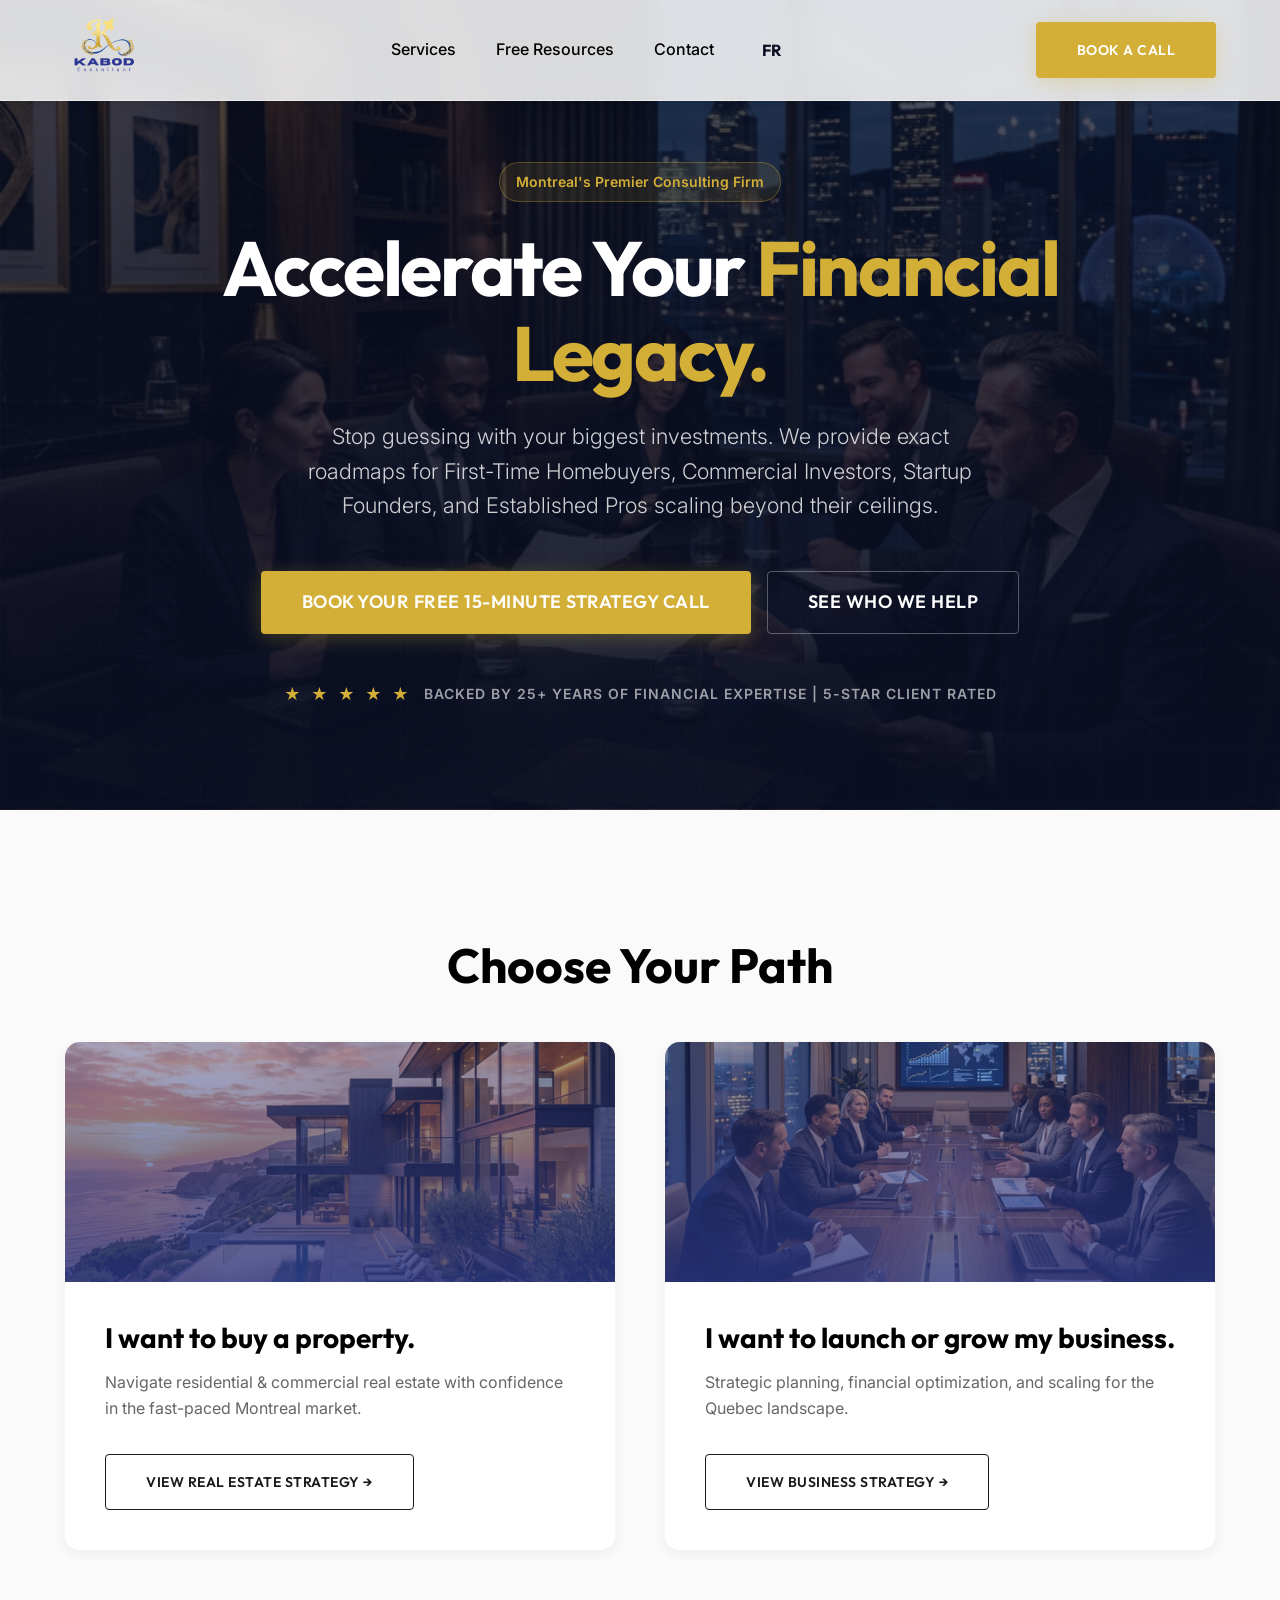
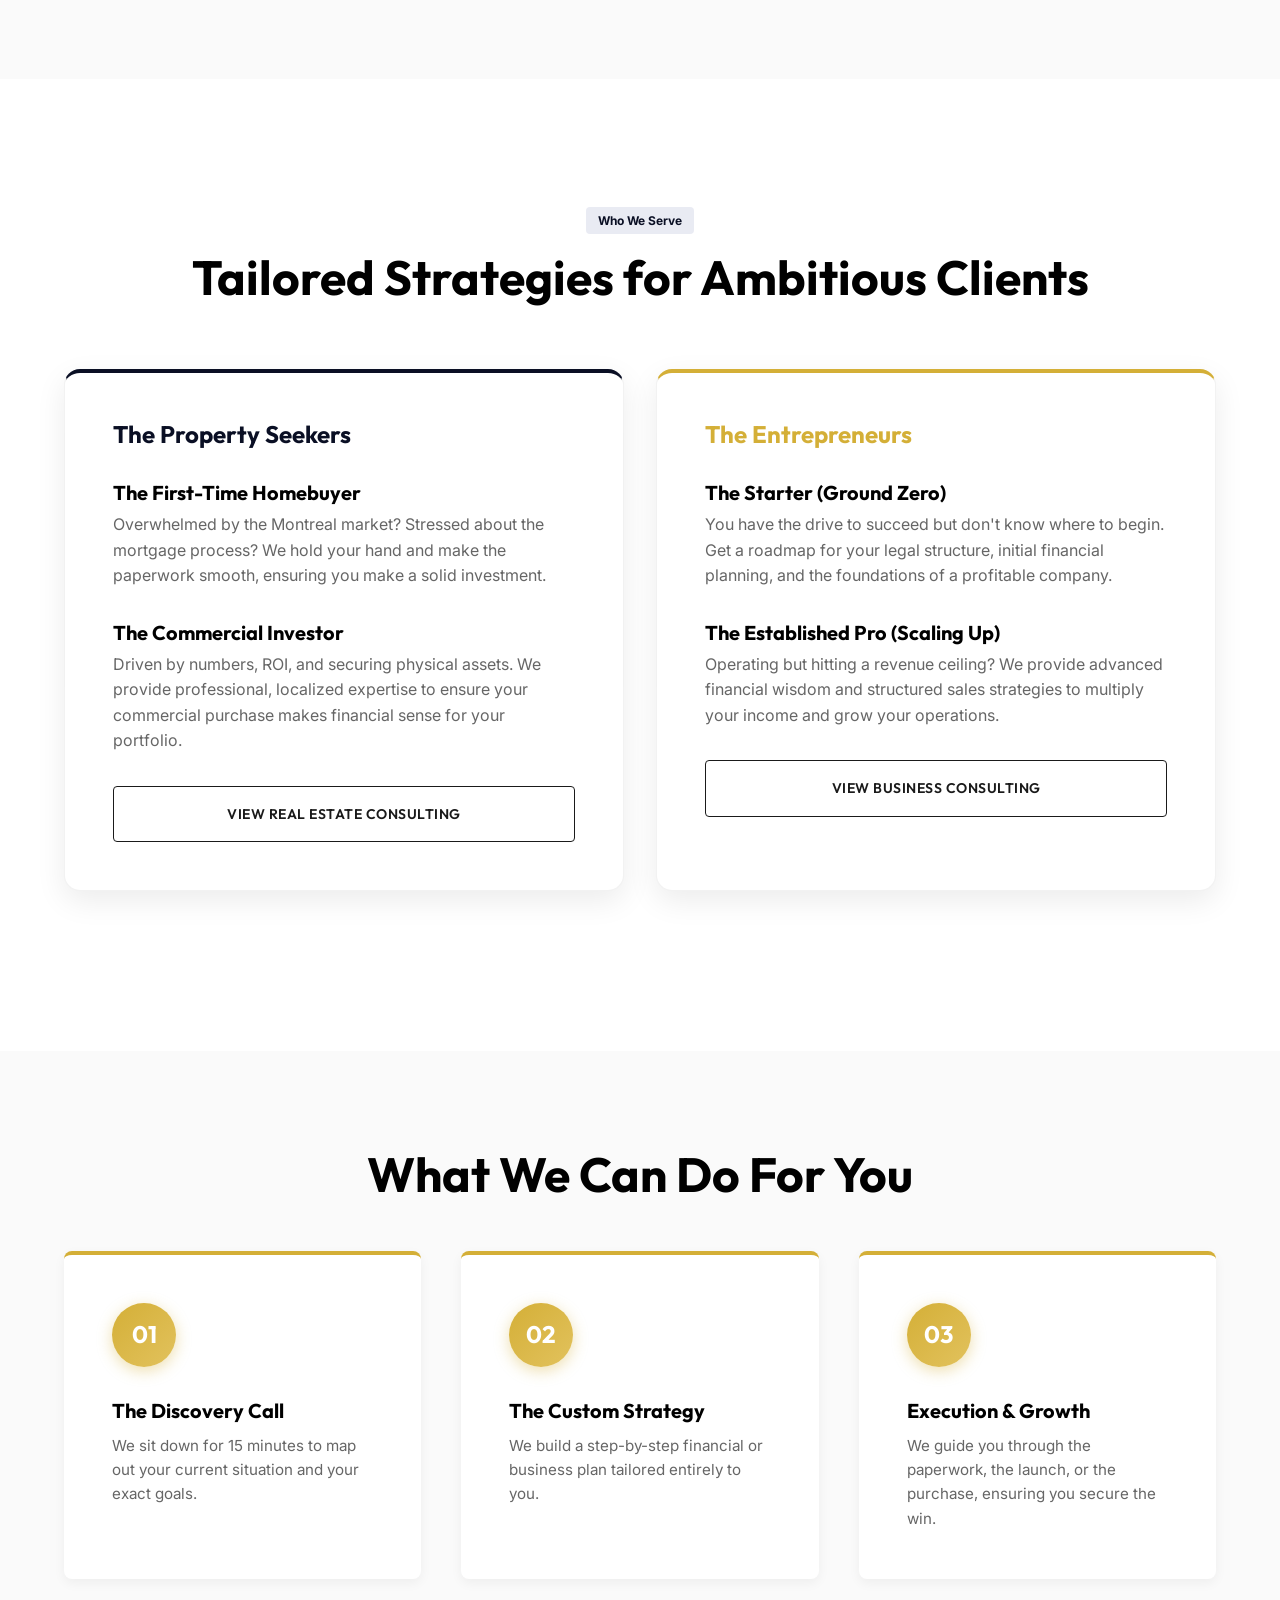
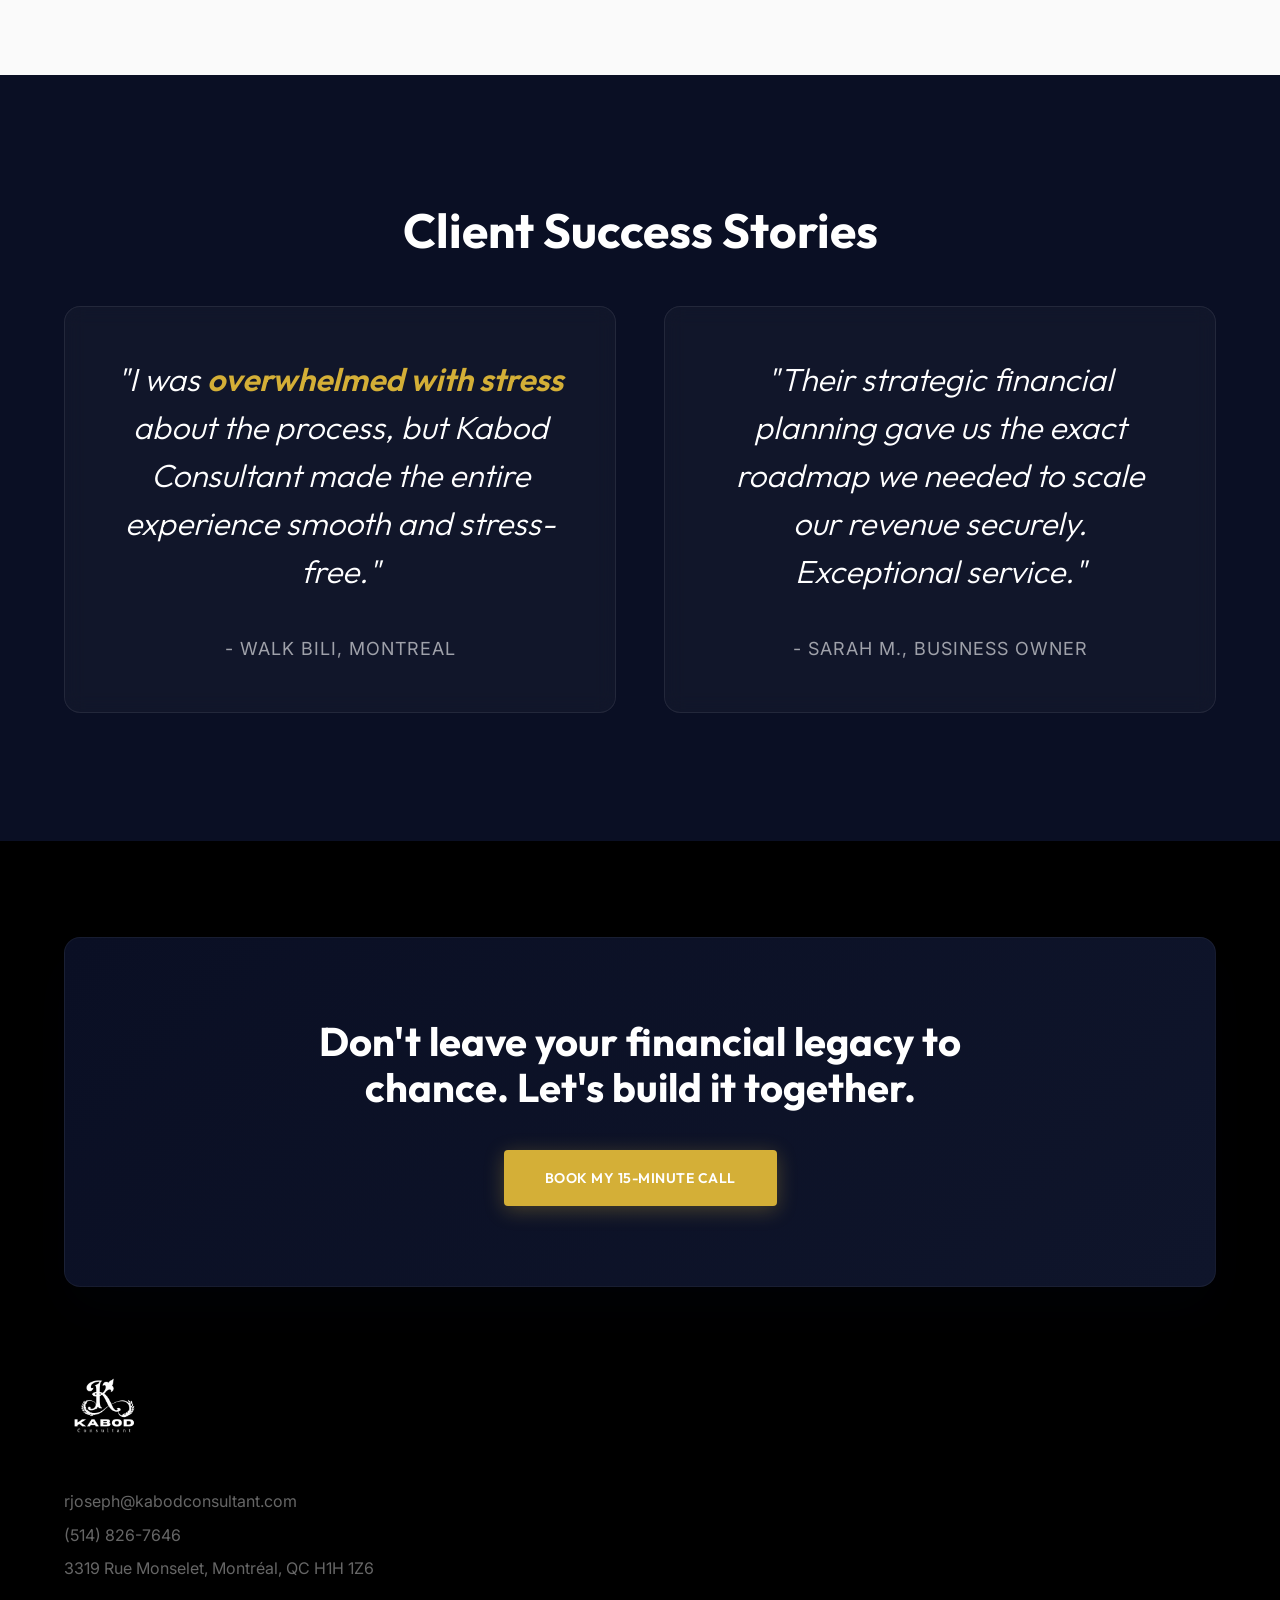
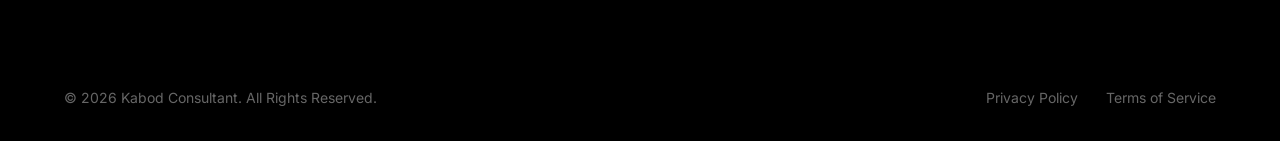
<file: index.html>
<!DOCTYPE html>
<html lang="en">
<head>
    <meta charset="UTF-8">
    <meta name="viewport" content="width=device-width, initial-scale=1.0">
    <title>Kabod Consultant | Strategic Consulting in Montreal</title>
    <meta name="description" content="Strategic Consulting for Your Biggest Financial Moves. Navigate real estate and business growth in Quebec with Kabod Consultant.">
    <!-- Google Fonts -->
    <link rel="preconnect" href="https://fonts.googleapis.com">
    <link rel="preconnect" href="https://fonts.gstatic.com" crossorigin>
    <link href="https://fonts.googleapis.com/css2?family=Inter:wght@300;400;500;600;700&family=Outfit:wght@400;500;600;700;800&display=swap" rel="stylesheet">
    <!-- CSS -->
    <link rel="stylesheet" href="css/style.css">
    <link rel="stylesheet" href="css/components.css">
    <link rel="stylesheet" href="css/animations.css">

    <!-- SEO Schema Markup -->
    <script type="application/ld+json">
    {
      "@context": "https://schema.org",
      "@type": "ConsultingBusiness",
      "name": "Kabod Consultant",
      "image": "https://raw.githubusercontent.com/Walke/kabod/main/KABOD%20Consultant.png",
      "@id": "",
      "url": "https://kabodconsultant.com",
      "telephone": "+15140000000",
      "address": {
        "@type": "PostalAddress",
        "streetAddress": "Rue Monselet",
        "addressLocality": "Montreal",
        "addressRegion": "QC",
        "postalCode": "H1G",
        "addressCountry": "CA"
      },
      "geo": {
        "@type": "GeoCoordinates",
        "latitude": 45.6027376,
        "longitude": -73.6190477
      },
      "openingHoursSpecification": {
        "@type": "OpeningHoursSpecification",
        "dayOfWeek": [
          "Monday",
          "Tuesday",
          "Wednesday",
          "Thursday",
          "Friday"
        ],
        "opens": "09:00",
        "closes": "17:00"
      },
      "sameAs": [
        "https://www.linkedin.com/company/kabod-consultant",
        "https://www.facebook.com/kabodconsultant"
      ]
    }
    </script>
</head>
<body>
    <header class="navbar">
        <div class="container nav-container">
            <a href="index.html" class="logo">
                <img src="images/logo.png" alt="Kabod Consultant Logo" onerror="this.src='https://via.placeholder.com/180x60?text=Kabod+Consultant'">
            </a>
            <nav class="nav-links">
                <a href="#services" data-i18n="nav.services">Services</a>
                <a href="resources.html" data-i18n="nav.resources">Free Resources</a>
                <a href="contact.html" data-i18n="nav.contact">Contact</a>
                <button class="lang-toggle" id="langToggle">FR</button>
            </nav>
            <a href="consulting.html" class="btn btn-primary nav-cta" data-i18n="nav.cta">Book A Call</a>
            <!-- Mobile Menu Toggler -->
            <button class="mobile-menu-btn" aria-label="Toggle Menu">
                <span></span>
                <span></span>
                <span></span>
            </button>
        </div>
    </header>

    <main>
        <!-- Hero Section -->
        <section class="hero text-center" style="display: flex; flex-direction: column; justify-content: center; align-items: center; min-height: 90vh; background: linear-gradient(to bottom, rgba(10, 15, 36, 0.7), rgba(10, 15, 36, 0.95)), url('images/hero_main.png') center/cover no-repeat; border-bottom: 1px solid rgba(255,255,255,0.05);">
            <div class="container hero-container" style="justify-content: center; max-width: 1000px;">
                <div class="hero-content" style="max-width: 100%; margin: 0 auto; display: flex; flex-direction: column; align-items: center;">
                    <span class="badge fade-up" style="background: rgba(212,175,55,0.1); color: var(--rich-gold); padding: 0.5rem 1rem; border-radius: 20px; font-weight: 600; margin-bottom: 1.5rem; display: inline-block; font-size: 0.875rem; border: 1px solid rgba(212,175,55,0.3);" data-i18n="hero.preTitle">Montreal's Premier Consulting Firm</span>
                    <h1 class="hero-title fade-up" style="text-align: center; font-size: clamp(3.5rem, 6vw, 5.5rem); animation-delay: 0.1s;" data-i18n="hero.title">Accelerate Your <span>Financial Legacy.</span></h1>
                    <p class="hero-subtitle fade-up" style="text-align: center; margin-left: auto; margin-right: auto; max-width: 700px; font-size: clamp(1.125rem, 2vw, 1.35rem); animation-delay: 0.2s;" data-i18n="hero.subtitle">Stop guessing with your biggest investments. We provide exact roadmaps for First-Time Homebuyers, Commercial Investors, Startup Founders, and Established Pros scaling beyond their ceilings.</p>
                    <div class="fade-up" style="display: flex; gap: 1rem; justify-content: center; flex-wrap: wrap; animation-delay: 0.3s;">
                        <a href="consulting.html" class="btn btn-primary hero-btn" style="margin-bottom: 0;" data-i18n="hero.cta">Book Your Free 15-Minute Strategy Call</a>
                        <a href="#who-we-serve" class="btn btn-outline hero-btn" style="border-color: rgba(255,255,255,0.3); color: white; margin-bottom: 0;" data-i18n="hero.secondaryCta">See Who We Help</a>
                    </div>
                    <div class="trust-banner fade-up" style="margin-top: 3rem; display: flex; justify-content: center; animation-delay: 0.4s;">
                        <p data-i18n="hero.trust" style="color: rgba(255,255,255,0.6);">Backed by 25+ Years of Financial Expertise | 5-Star Client Rated</p>
                    </div>
                </div>
            </div>
        </section>

        <!-- Choose Your Path Section -->
        <section id="services" class="services-split">
            <div class="container split-container">
                <h2 class="section-title text-center" data-i18n="split.title">Choose Your Path</h2>
                <div class="split-cards">
                    <!-- Card A: Real Estate -->
                    <a href="real-estate.html" class="split-card real-estate-card fade-up">
                        <div class="card-image bg-realestate"></div>
                        <div class="card-content">
                            <h3 data-i18n="split.realEstateTitle">I want to buy a property.</h3>
                            <p data-i18n="split.realEstateDesc">Navigate residential & commercial real estate with confidence in the fast-paced Montreal market.</p>
                            <span class="btn btn-outline card-btn" data-i18n="split.learnMore">View Real Estate Strategy &rarr;</span>
                        </div>
                    </a>
                    <!-- Card B: Business -->
                    <a href="business.html" class="split-card business-card fade-up" style="animation-delay: 0.1s;">
                        <div class="card-image bg-business"></div>
                        <div class="card-content">
                            <h3 data-i18n="split.businessTitle">I want to launch or grow my business.</h3>
                            <p data-i18n="split.businessDesc">Strategic planning, financial optimization, and scaling for the Quebec landscape.</p>
                            <span class="btn btn-outline card-btn" data-i18n="split.learnMore">View Business Strategy &rarr;</span>
                        </div>
                    </a>
                </div>
            </div>
        </section>

        <!-- Who We Serve Section -->
        <section id="who-we-serve" style="background-color: var(--white); padding: 8rem 0;">
            <div class="container">
                <div class="text-center fade-up" style="margin-bottom: 4rem;">
                    <span class="badge" style="background: rgba(44,58,137,0.1); color: var(--primary-blue); padding: 0.25rem 0.75rem; border-radius: 4px; font-weight: 700; margin-bottom: 1rem; display: inline-block; font-size: 0.75rem;" data-i18n="avatars.badge">Who We Serve</span>
                    <h2 class="section-title" data-i18n="avatars.title">Tailored Strategies for Ambitious Clients</h2>
                </div>
                
                <div class="split-cards" style="grid-template-columns: 1fr 1fr; gap: 2rem; margin-bottom: 2rem;">
                    <!-- Real Estate Avatars -->
                    <div class="calculator-box fade-up" style="margin-top: 0; border-top: 4px solid var(--primary-blue); padding: 3rem;">
                        <h3 style="font-size: 1.5rem; margin-bottom: 2rem; color: var(--primary-blue);" data-i18n="avatars.reTitle">The Property Seekers</h3>
                        <div style="margin-bottom: 2rem;">
                            <h4 style="font-size: 1.25rem; margin-bottom: 0.5rem;" data-i18n="avatars.buyerTitle">The First-Time Homebuyer</h4>
                            <p style="color: var(--text-muted);" data-i18n="avatars.buyerDesc">Overwhelmed by the Montreal market? Stressed about the mortgage process? We hold your hand and make the paperwork smooth, ensuring you make a solid investment.</p>
                        </div>
                        <div>
                            <h4 style="font-size: 1.25rem; margin-bottom: 0.5rem;" data-i18n="avatars.investorTitle">The Commercial Investor</h4>
                            <p style="color: var(--text-muted);" data-i18n="avatars.investorDesc">Driven by numbers, ROI, and securing physical assets. We provide professional, localized expertise to ensure your commercial purchase makes financial sense for your portfolio.</p>
                        </div>
                        <a href="real-estate.html" class="btn btn-outline" style="margin-top: 2rem; width: 100%;" data-i18n="avatars.reBtn">View Real Estate Consulting</a>
                    </div>

                    <!-- Business Avatars -->
                    <div class="calculator-box fade-up" style="margin-top: 0; border-top: 4px solid var(--rich-gold); padding: 3rem; animation-delay: 0.2s;">
                        <h3 style="font-size: 1.5rem; margin-bottom: 2rem; color: var(--rich-gold);" data-i18n="avatars.bizTitle">The Entrepreneurs</h3>
                        <div style="margin-bottom: 2rem;">
                            <h4 style="font-size: 1.25rem; margin-bottom: 0.5rem;" data-i18n="avatars.starterTitle">The Starter (Ground Zero)</h4>
                            <p style="color: var(--text-muted);" data-i18n="avatars.starterDesc">You have the drive to succeed but don't know where to begin. Get a roadmap for your legal structure, initial financial planning, and the foundations of a profitable company.</p>
                        </div>
                        <div>
                            <h4 style="font-size: 1.25rem; margin-bottom: 0.5rem;" data-i18n="avatars.proTitle">The Established Pro (Scaling Up)</h4>
                            <p style="color: var(--text-muted);" data-i18n="avatars.proDesc">Operating but hitting a revenue ceiling? We provide advanced financial wisdom and structured sales strategies to multiply your income and grow your operations.</p>
                        </div>
                        <a href="business.html" class="btn btn-outline" style="margin-top: 2rem; width: 100%;" data-i18n="avatars.bizBtn">View Business Consulting</a>
                    </div>
                </div>
            </div>
        </section>

        <!-- How It Works Section -->
        <section class="how-it-works">
            <div class="container">
                <h2 class="section-title text-center" data-i18n="roadmap.title">What We Can Do For You</h2>
                <div class="roadmap-steps">
                    <div class="step fade-up">
                        <div class="step-icon">01</div>
                        <div class="step-content">
                            <h4 data-i18n="roadmap.step1Title">The Discovery Call</h4>
                            <p data-i18n="roadmap.step1Desc">We sit down for 15 minutes to map out your current situation and your exact goals.</p>
                        </div>
                    </div>
                    <div class="step fade-up" style="animation-delay: 0.1s;">
                        <div class="step-icon">02</div>
                        <div class="step-content">
                            <h4 data-i18n="roadmap.step2Title">The Custom Strategy</h4>
                            <p data-i18n="roadmap.step2Desc">We build a step-by-step financial or business plan tailored entirely to you.</p>
                        </div>
                    </div>
                    <div class="step fade-up" style="animation-delay: 0.2s;">
                        <div class="step-icon">03</div>
                        <div class="step-content">
                            <h4 data-i18n="roadmap.step3Title">Execution & Growth</h4>
                            <p data-i18n="roadmap.step3Desc">We guide you through the paperwork, the launch, or the purchase, ensuring you secure the win.</p>
                        </div>
                    </div>
                </div>
            </div>
        </section>

        <!-- Social Proof Section -->
        <section id="about" class="social-proof">
            <div class="container">
                <h2 class="section-title text-center text-white" data-i18n="social.title">Client Success Stories</h2>
                <div class="split-cards" style="margin-top: 3rem;">
                    <div class="testimonial-box fade-up" style="max-width: 100%; padding: 3rem;">
                        <blockquote class="testimonial">
                            <p data-i18n="social.quote">"I was <strong>overwhelmed with stress</strong> about the process, but Kabod Consultant made the entire experience smooth and stress-free."</p>
                            <cite data-i18n="social.author">- Walk Bili, Montreal</cite>
                        </blockquote>
                    </div>
                    <div class="testimonial-box fade-up" style="max-width: 100%; padding: 3rem; animation-delay: 0.2s;">
                        <blockquote class="testimonial">
                            <p data-i18n="social.bizQuote">"Their strategic financial planning gave us the exact roadmap we needed to scale our revenue securely. Exceptional service."</p>
                            <cite data-i18n="social.bizAuthor">- Sarah M., Business Owner</cite>
                        </blockquote>
                    </div>
                </div>
            </div>
        </section>
    </main>

    <footer id="contact" class="footer">
        <div class="container footer-container">
            <div class="footer-cta fade-up">
                <h2 data-i18n="footer.ctaTitle">Don't leave your financial legacy to chance. Let's build it together.</h2>
                <a href="consulting.html" class="btn btn-primary" data-i18n="footer.ctaBtn">Book My 15-Minute Call</a>
            </div>
            
            <div class="footer-info">
                <div class="contact-details">
                    <a href="index.html" class="logo mb-4">
                        <img src="images/logo.png" alt="Kabod Consultant Logo" style="filter: brightness(0) invert(1);" onerror="this.src='https://via.placeholder.com/150x50?text=Kabod'">
                    </a>
                    <h4 data-i18n="footer.contact">Contact Us Today</h4>
                    <p><a href="mailto:rjoseph@kabodconsultant.com">rjoseph@kabodconsultant.com</a></p>
                    <p><a href="tel:+15148267646">(514) 826-7646</a></p>
                    <p>3319 Rue Monselet, Montréal, QC H1H 1Z6</p>
                </div>
                <!-- Google Maps Embed Placeholder -->
                <div class="map-embed">
                    <iframe src="https://www.google.com/maps/embed?pb=!1m18!1m12!1m3!1d2794.673898086034!2d-73.61904768444005!3d45.602737679105!2m3!1f0!2f0!3f0!3m2!1i1024!2i768!4f13.1!3m3!1m2!1s0x4cc91f0c2a865f57%3A0xe5a36ebd7e6c382a!2sRue%20Monselet%2C%20Montr%C3%A9al-Nord%2C%20QC!5e0!3m2!1sen!2sca!4v1650000000000!5m2!1sen!2sca" width="100%" height="200" style="border:0; border-radius: 12px;" allowfullscreen="" loading="lazy"></iframe>
                </div>
            </div>
            
            <div class="footer-bottom">
                <p>&copy; 2026 Kabod Consultant. All Rights Reserved.</p>
                <div class="footer-links">
                    <a href="#">Privacy Policy</a>
                    <a href="#">Terms of Service</a>
                </div>
            </div>
        </div>
    </footer>

    <!-- Scripts -->
    <script src="js/translations.js"></script>
    <script src="js/i18n.js"></script>
    <script src="js/main.js"></script>

    <!-- Tidio Live Chat / AI Widget -->
    <script src="//code.tidio.co/your_unique_tidio_script_id.js" async></script>
</body>
</html>
</file>
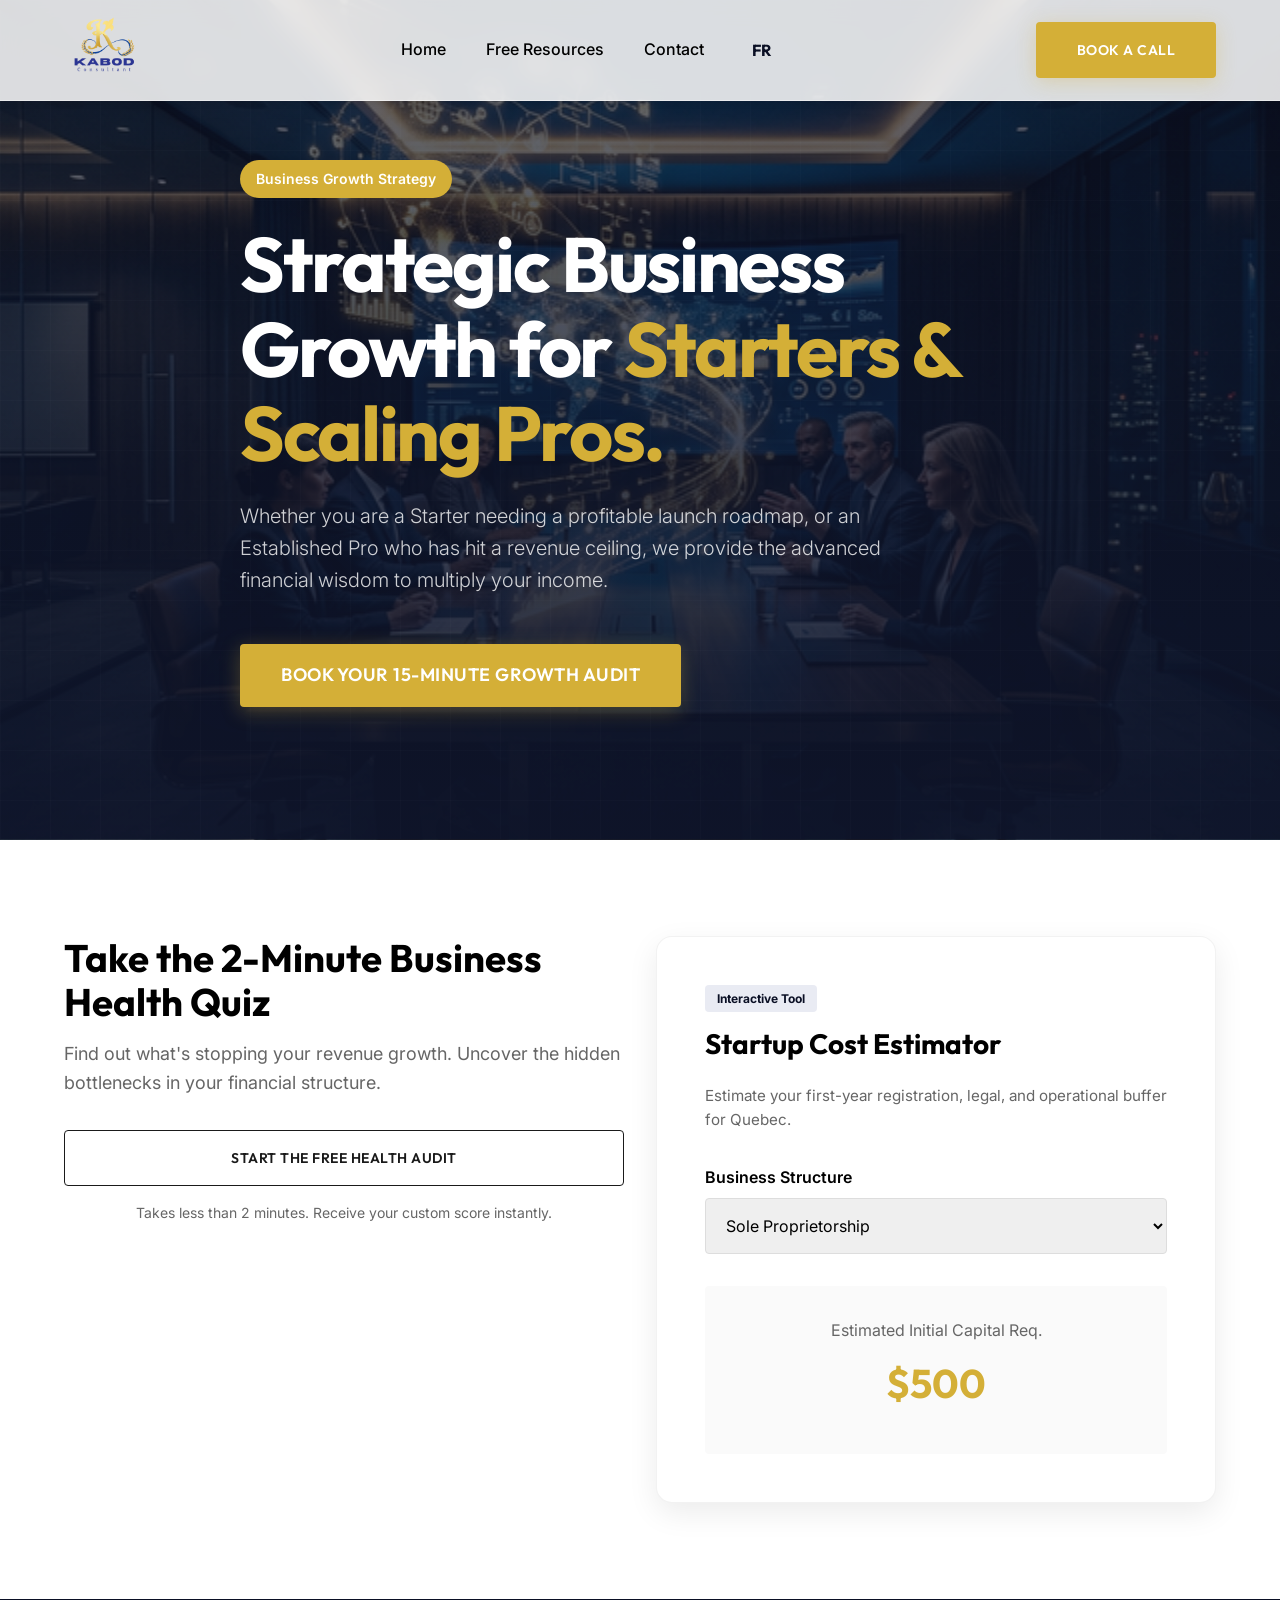
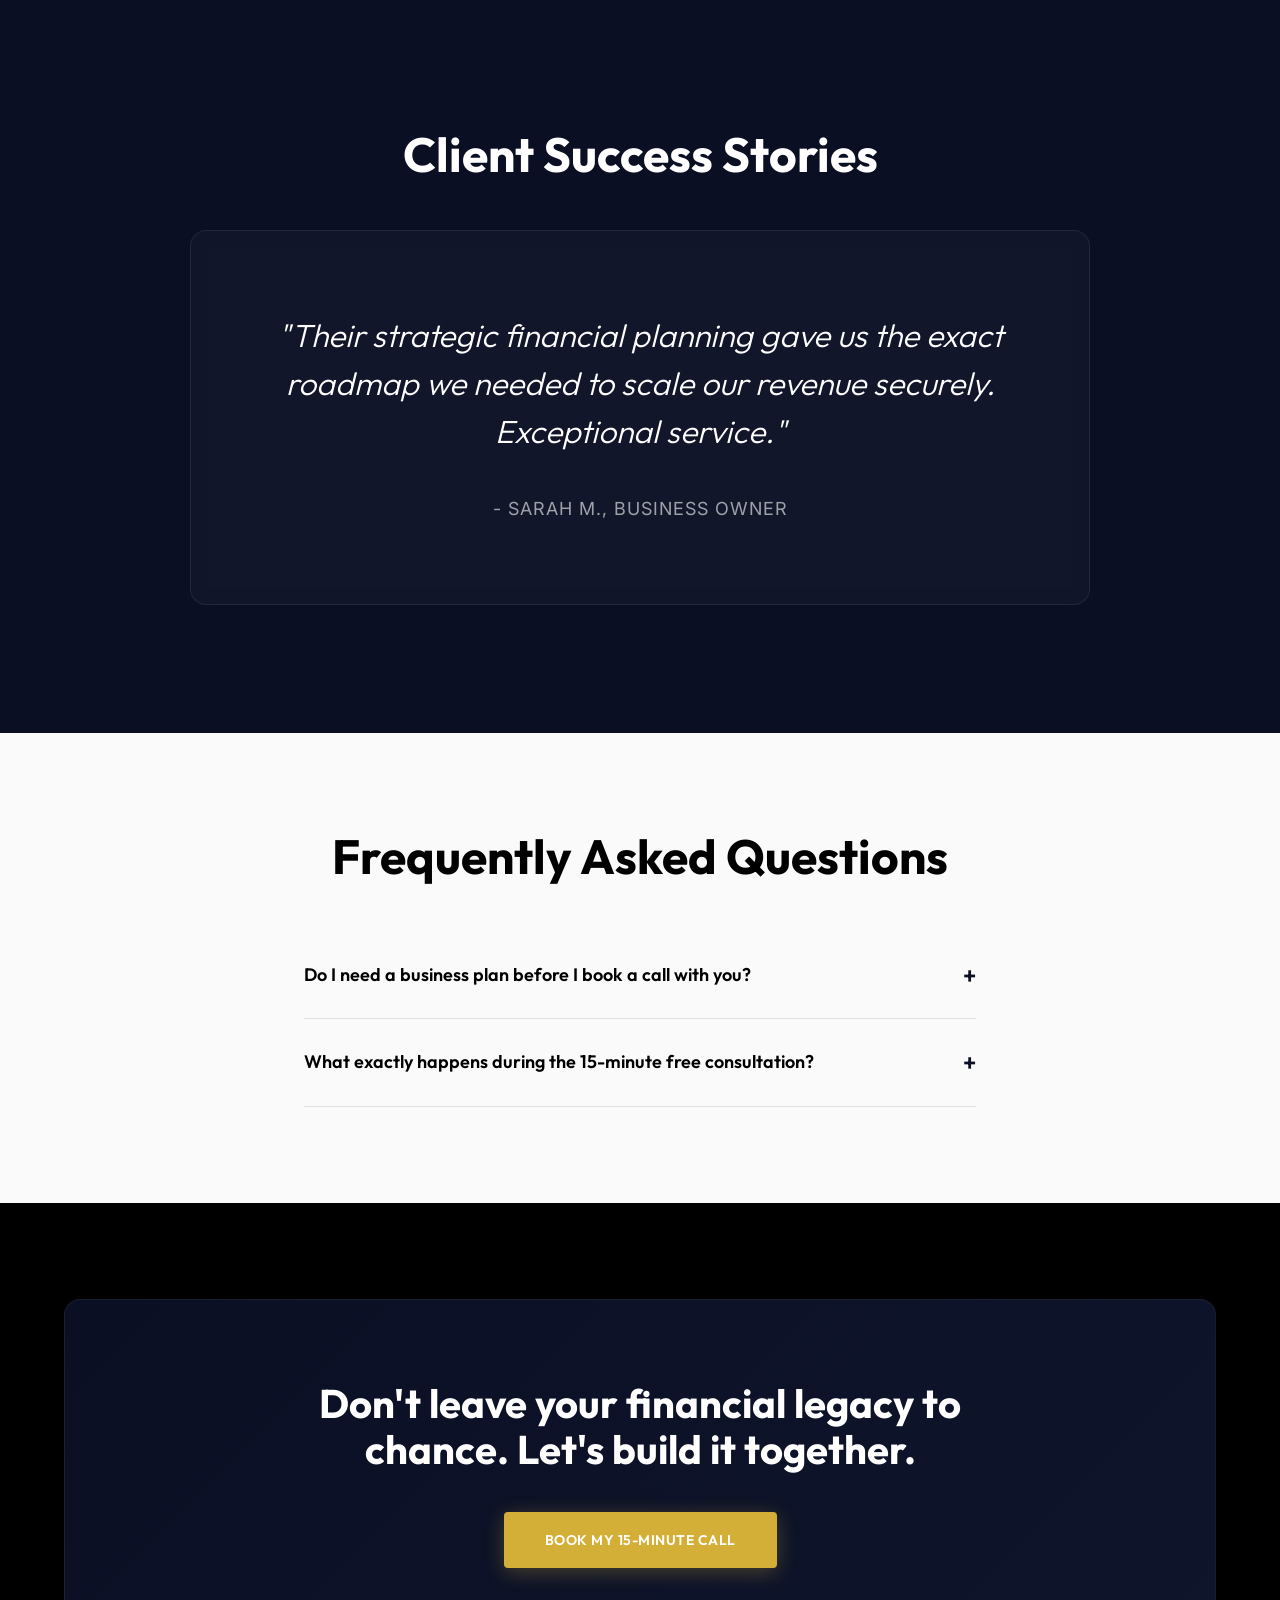
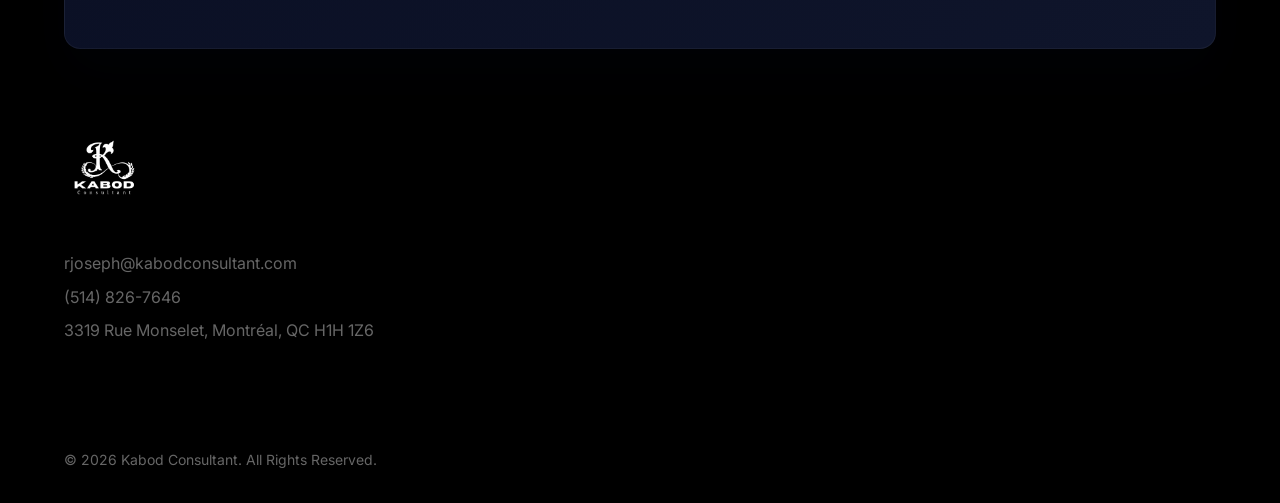
<file: business.html>
<!DOCTYPE html>
<html lang="en">
<head>
    <meta charset="UTF-8">
    <meta name="viewport" content="width=device-width, initial-scale=1.0">
    <title>Kabod Consultant | Montreal Business Growth & Strategy</title>
    <meta name="description" content="Launch your Quebec startup or scale your established business with Kabod Consultant. We provide rock-solid financial foundations and growth strategies.">
    <!-- Google Fonts -->
    <link rel="preconnect" href="https://fonts.googleapis.com">
    <link rel="preconnect" href="https://fonts.gstatic.com" crossorigin>
    <link href="https://fonts.googleapis.com/css2?family=Inter:wght@300;400;500;600;700&family=Outfit:wght@400;500;600;700;800&display=swap" rel="stylesheet">
    <!-- CSS -->
    <link rel="stylesheet" href="css/style.css">
    <link rel="stylesheet" href="css/components.css">
    <link rel="stylesheet" href="css/animations.css">

    <!-- SEO Schema Markup -->
    <script type="application/ld+json">
    {
      "@context": "https://schema.org",
      "@type": "ConsultingBusiness",
      "name": "Kabod Consultant",
      "image": "https://raw.githubusercontent.com/Walke/kabod/main/KABOD%20Consultant.png",
      "@id": "",
      "url": "https://kabodconsultant.com",
      "telephone": "+15140000000",
      "address": {
        "@type": "PostalAddress",
        "streetAddress": "Rue Monselet",
        "addressLocality": "Montreal",
        "addressRegion": "QC",
        "postalCode": "H1G",
        "addressCountry": "CA"
      },
      "geo": {
        "@type": "GeoCoordinates",
        "latitude": 45.6027376,
        "longitude": -73.6190477
      },
      "openingHoursSpecification": {
        "@type": "OpeningHoursSpecification",
        "dayOfWeek": [
          "Monday",
          "Tuesday",
          "Wednesday",
          "Thursday",
          "Friday"
        ],
        "opens": "09:00",
        "closes": "17:00"
      },
      "sameAs": [
        "https://www.linkedin.com/company/kabod-consultant",
        "https://www.facebook.com/kabodconsultant"
      ]
    }
    </script>
</head>
<body>
    <header class="navbar">
        <div class="container nav-container">
            <a href="index.html" class="logo">
                <img src="images/logo.png" alt="Kabod Consultant" onerror="this.src='https://via.placeholder.com/180x60?text=Kabod'">
            </a>
            <nav class="nav-links">
                <a href="index.html" data-i18n="nav.home">Home</a>
                <a href="resources.html" data-i18n="nav.resources">Free Resources</a>
                <a href="contact.html" data-i18n="nav.contact">Contact</a>
                <button class="lang-toggle" id="langToggle">FR</button>
            </nav>
            <a href="consulting.html" class="btn btn-primary nav-cta" data-i18n="nav.cta">Book A Call</a>
            <button class="mobile-menu-btn" aria-label="Toggle Menu">
                <span></span><span></span><span></span>
            </button>
        </div>
    </header>

    <main>
        <!-- Hero Section -->
        <section class="hero" style="background: linear-gradient(to bottom, rgba(15, 21, 43, 0.6), rgba(15, 21, 43, 0.95)), url('images/hero_business.png') center/cover no-repeat; border-bottom: 1px solid rgba(255,255,255,0.05);">
            <div class="container hero-container">
                <div class="hero-content fade-up">
                    <span class="badge" style="background: var(--rich-gold); color: white; padding: 0.5rem 1rem; border-radius: 20px; font-weight: 600; margin-bottom: 1.5rem; display: inline-block; font-size: 0.875rem;">Business Growth Strategy</span>
                    <h1 class="hero-title" data-i18n="biz.heroTitle">Strategic Business Growth for <span>Starters & Scaling Pros.</span></h1>
                    <p class="hero-subtitle" data-i18n="biz.heroSubtitle">Whether you are a Starter needing a profitable launch roadmap, or an Established Pro who has hit a revenue ceiling, we provide the advanced financial wisdom to multiply your income.</p>
                    <a href="consulting.html" class="btn btn-primary hero-btn" data-i18n="biz.heroCta">Book Your 15-Minute Growth Audit</a>
                </div>
            </div>
        </section>

        <!-- Lead Magnet & Calculator -->
        <section id="calculator" style="background-color: var(--white);">
            <div class="container">
                <div class="calc-grid">
                    <div class="fade-up">
                        <h2 class="section-title" style="margin-bottom: 1rem; font-size: clamp(1.75rem, 3vw, 2.5rem);" data-i18n="biz.leadMagnetTitle">Take the 2-Minute Business Health Quiz</h2>
                        <p style="color: var(--text-muted); margin-bottom: 2rem; font-size: 1.125rem;" data-i18n="biz.leadMagnetDesc">Find out what's stopping your revenue growth. Uncover the hidden bottlenecks in your financial structure.</p>
                        
                        <a href="javascript:void(0)" class="btn btn-outline" style="width: 100%; border-radius: var(--radius-sm); text-align: center; display: block;" data-i18n="biz.quizBtn">Start the Free Health Audit</a>
                        <p style="font-size: 0.875rem; color: var(--text-muted); margin-top: 1rem;" class="text-center" data-i18n="biz.quizHint">Takes less than 2 minutes. Receive your custom score instantly.</p>
                    </div>

                    <div class="calculator-box fade-up" style="margin-top: 0; animation-delay: 0.2s;">
                        <span class="badge" style="background: rgba(44,58,137,0.1); color: var(--primary-blue); padding: 0.25rem 0.75rem; border-radius: 4px; font-weight: 700; margin-bottom: 1rem; display: inline-block; font-size: 0.75rem;">Interactive Tool</span>
                        <h3 style="margin-bottom: 1.5rem; font-size: 1.75rem;" data-i18n="biz.calcTitle">Startup Cost Estimator</h3>
                        <p style="color: var(--text-muted); margin-bottom: 2rem; font-size: 0.95rem;" data-i18n="biz.calcDesc">Estimate your first-year registration, legal, and operational buffer for Quebec.</p>
                        
                        <div class="calc-input-group">
                            <label for="bizType" data-i18n="biz.calcType">Business Structure</label>
                            <select id="bizType">
                                <option value="sole">Sole Proprietorship</option>
                                <option value="inc">Incorporation (Provincial/Federal)</option>
                                <option value="partner">Partnership</option>
                            </select>
                        </div>
                        <div class="calc-result">
                            <p data-i18n="biz.calcResultLabel">Estimated Initial Capital Req.</p>
                            <h3 id="startupCostResult">$1,200.00</h3>
                        </div>
                    </div>
                </div>
            </div>
        </section>

        <section id="proof" class="social-proof">
            <!-- Reuse Testimonial -->
            <div class="container">
                <h2 class="section-title text-center text-white" data-i18n="social.title">Client Success Stories</h2>
                <div class="testimonial-box fade-up">
                    <blockquote class="testimonial">
                        <p data-i18n="social.bizQuote">"Their strategic financial planning gave us the exact roadmap we needed to scale our revenue securely. Exceptional service."</p>
                        <cite data-i18n="social.bizAuthor">- Sarah M., Business Owner</cite>
                    </blockquote>
                </div>
            </div>
        </section>

        <!-- FAQ Accordion -->
        <section id="faq" style="background-color: var(--light-gray);">
            <div class="container" style="max-width: 800px;">
                <h2 class="section-title text-center" data-i18n="faq.title">Frequently Asked Questions</h2>
                
                <div class="faq-list fade-up">
                    <div class="faq-item">
                        <div class="faq-question">
                            <span data-i18n="biz.faq1Q">Do I need a business plan before I book a call with you?</span>
                            <span class="faq-icon">+</span>
                        </div>
                        <div class="faq-answer">
                            <div class="faq-answer-inner" style="padding-top: 1rem;" data-i18n="biz.faq1A">Absolutely not! In fact, the discovery call is often where we decide if you actually need a complex business plan right now, or if you just need a simple, actionable go-to-market strategy to start generating revenue.</div>
                        </div>
                    </div>
                    
                    <div class="faq-item">
                        <div class="faq-question">
                            <span data-i18n="re.faq2Q">What exactly happens during the 15-minute free consultation?</span>
                            <span class="faq-icon">+</span>
                        </div>
                        <div class="faq-answer">
                            <div class="faq-answer-inner" style="padding-top: 1rem;" data-i18n="biz.faq2A">We spend 15 minutes targeting your biggest operational bottleneck. If we can solve it on the spot, you walk away with free advice. If it requires deeper implementation, we outline exactly how Kabod Consultant can structure your scale.</div>
                        </div>
                    </div>
                </div>
            </div>
        </section>
    </main>

    <!-- Footer -->
    <footer id="contact" class="footer">
        <!-- Reused Footer Content -->
        <div class="container footer-container">
            <div class="footer-cta fade-up">
                <h2 data-i18n="footer.ctaTitle">Don't leave your financial legacy to chance. Let's build it together.</h2>
                <a href="consulting.html" class="btn btn-primary" data-i18n="footer.ctaBtn">Book My 15-Minute Call</a>
            </div>
            
            <div class="footer-info">
                <div class="contact-details">
                    <a href="index.html" class="logo mb-4">
                        <img src="images/logo.png" alt="Kabod Consultant Logo" style="filter: brightness(0) invert(1);" onerror="this.src='https://via.placeholder.com/150x50?text=Kabod'">
                    </a>
                    <h4 data-i18n="footer.contact">Contact Us Today</h4>
                    <p><a href="mailto:rjoseph@kabodconsultant.com">rjoseph@kabodconsultant.com</a></p>
                    <p><a href="tel:+15148267646">(514) 826-7646</a></p>
                    <p>3319 Rue Monselet, Montréal, QC H1H 1Z6</p>
                </div>
                <div class="map-embed">
                    <iframe src="https://www.google.com/maps/embed?pb=!1m18!1m12!1m3!1d2794.673898086034!2d-73.61904768444005!3d45.602737679105!2m3!1f0!2f0!3f0!3m2!1i1024!2i768!4f13.1!3m3!1m2!1s0x4cc91f0c2a865f57%3A0xe5a36ebd7e6c382a!2sRue%20Monselet%2C%20Montr%C3%A9al-Nord%2C%20QC!5e0!3m2!1sen!2sca!4v1650000000000!5m2!1sen!2sca" width="100%" height="200" style="border:0; border-radius: 12px;" allowfullscreen="" loading="lazy"></iframe>
                </div>
            </div>
            
            <div class="footer-bottom">
                <p>&copy; 2026 Kabod Consultant. All Rights Reserved.</p>
            </div>
        </div>
    </footer>

    <!-- Scripts -->
    <script src="js/translations.js"></script>
    <script src="js/i18n.js"></script>
    <script src="js/calculators.js"></script>
    <script src="js/main.js"></script>

    <!-- Tidio Live Chat / AI Widget -->
    <script src="//code.tidio.co/your_unique_tidio_script_id.js" async></script>
</body>
</html>
</file>
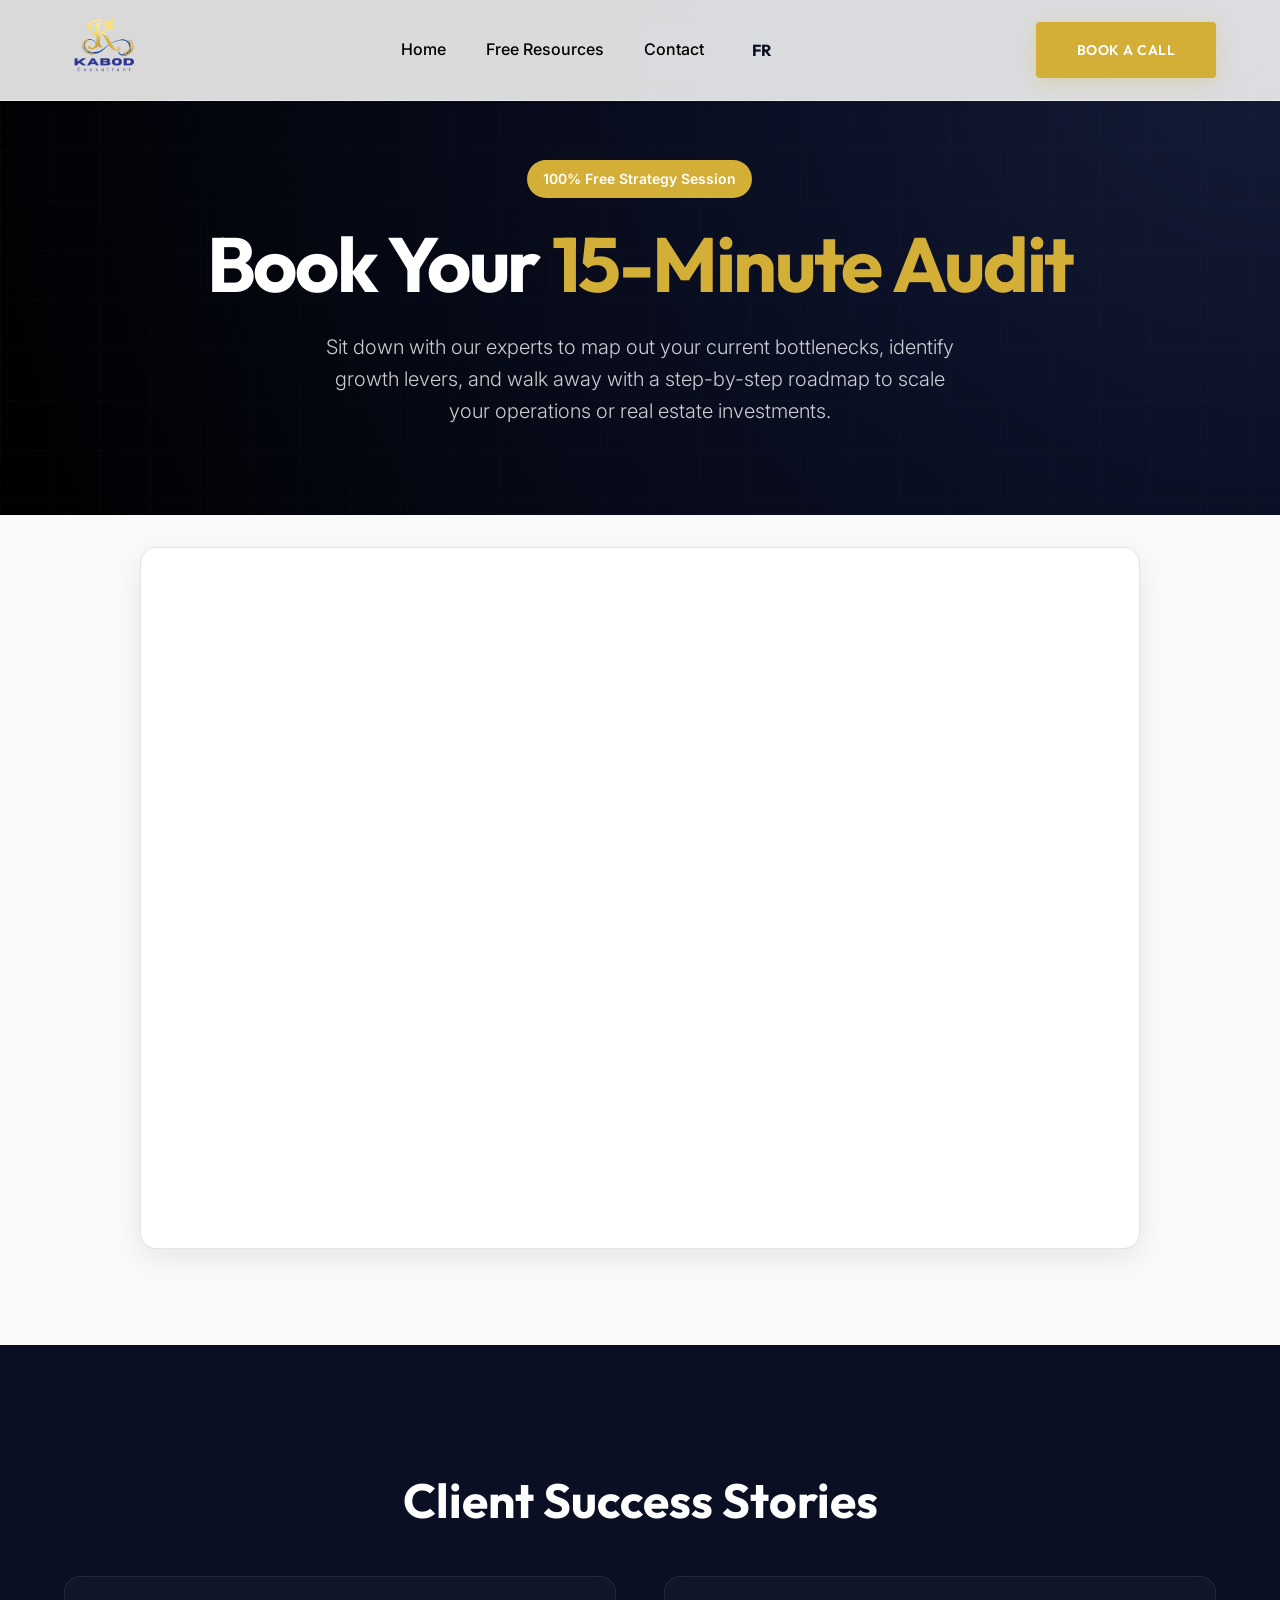
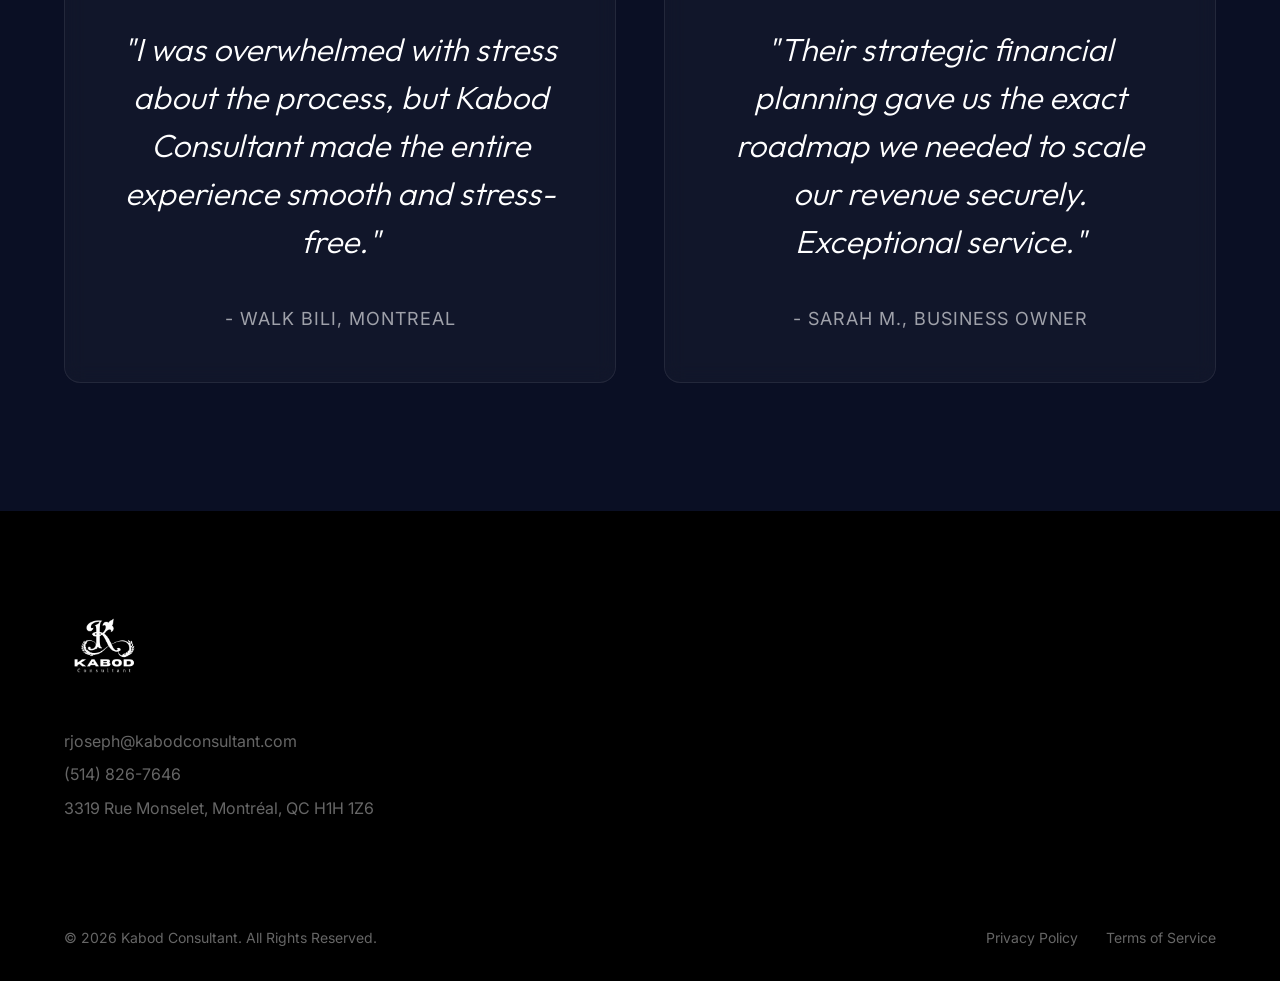
<file: consulting.html>
<!DOCTYPE html>
<html lang="en">
<head>
    <meta charset="UTF-8">
    <meta name="viewport" content="width=device-width, initial-scale=1.0">
    <title>Free Consulting | Kabod Consultant Montreal</title>
    <meta name="description" content="Book your free 15-minute strategy call with Kabod Consultant. Actionable business and real estate advice.">
    <!-- Google Fonts -->
    <link rel="preconnect" href="https://fonts.googleapis.com">
    <link rel="preconnect" href="https://fonts.gstatic.com" crossorigin>
    <link href="https://fonts.googleapis.com/css2?family=Inter:wght@300;400;500;600;700&family=Outfit:wght@400;500;600;700;800&display=swap" rel="stylesheet">
    <!-- CSS -->
    <link rel="stylesheet" href="css/style.css">
    <link rel="stylesheet" href="css/components.css">
    <link rel="stylesheet" href="css/animations.css">
</head>
<body>
    <header class="navbar">
        <div class="container nav-container">
            <a href="index.html" class="logo">
                <img src="images/logo.png" alt="Kabod Consultant Logo" onerror="this.src='https://via.placeholder.com/180x60?text=Kabod+Consultant'">
            </a>
            <nav class="nav-links">
                <a href="index.html" data-i18n="nav.home">Home</a>
                <a href="resources.html" data-i18n="nav.resources">Free Resources</a>
                <a href="contact.html" data-i18n="nav.contact">Contact</a>
                <button class="lang-toggle" id="langToggle">FR</button>
            </nav>
            <a href="consulting.html" class="btn btn-primary nav-cta" data-i18n="nav.cta">Book A Call</a>
            <!-- Mobile Menu Toggler -->
            <button class="mobile-menu-btn" aria-label="Toggle Menu">
                <span></span>
                <span></span>
                <span></span>
            </button>
        </div>
    </header>

    <main>
        <!-- Hero Section -->
        <section class="hero" style="min-height: 50vh; padding-bottom: 40px;">
            <div class="container hero-container" style="justify-content: center; text-align: center;">
                <div class="hero-content" style="max-width: 900px; margin: 0 auto;">
                    <span class="badge" style="background: var(--rich-gold); color: white; padding: 0.5rem 1rem; border-radius: 20px; font-weight: 600; margin-bottom: 1.5rem; display: inline-block; font-size: 0.875rem;" data-i18n="consulting.badge">100% Free Strategy Session</span>
                    <h1 class="hero-title fade-up" data-i18n="consulting.heroTitle">Book Your <span>15-Minute Audit</span></h1>
                    <p class="hero-subtitle fade-up" style="animation-delay: 0.1s; margin-inline: auto;" data-i18n="consulting.heroSubtitle">Sit down with our experts to map out your current bottlenecks, identify growth levers, and walk away with a step-by-step roadmap to scale your operations or real estate investments.</p>
                </div>
            </div>
        </section>

        <!-- Calendly Embed Section -->
        <section style="padding: 2rem 0 6rem 0; background-color: var(--light-gray);">
            <div class="container">
                <div class="calculator-box fade-up" style="max-width: 1000px; margin: 0 auto; padding: 0; overflow: hidden; border: 1px solid rgba(0,0,0,0.1); border-radius: var(--radius-lg);">
                    <!-- Calendly inline widget begin -->
                    <div class="calendly-inline-widget" data-url="https://calendly.com/" style="min-width:320px;height:700px;"></div>
                    <script type="text/javascript" src="https://assets.calendly.com/assets/external/widget.js" async></script>
                    <!-- Calendly inline widget end -->
                </div>
            </div>
        </section>
        
        <!-- Social Proof Reuse -->
        <section id="proof" class="social-proof">
            <div class="container">
                <h2 class="section-title text-center text-white" data-i18n="social.title">Client Success Stories</h2>
                <div class="split-cards" style="margin-top: 3rem;">
                    <div class="testimonial-box fade-up" style="max-width: 100%; padding: 3rem;">
                        <blockquote class="testimonial">
                            <p data-i18n="social.quote">"I was <strong>overwhelmed with stress</strong> about the process, but Kabod Consultant made the entire experience smooth and stress-free."</p>
                            <cite data-i18n="social.author">- Walk Bili, Montreal</cite>
                        </blockquote>
                    </div>
                    <div class="testimonial-box fade-up" style="max-width: 100%; padding: 3rem; animation-delay: 0.2s;">
                        <blockquote class="testimonial">
                            <p data-i18n="social.bizQuote">"Their strategic financial planning gave us the exact roadmap we needed to scale our revenue securely. Exceptional service."</p>
                            <cite data-i18n="social.bizAuthor">- Sarah M., Business Owner</cite>
                        </blockquote>
                    </div>
                </div>
            </div>
        </section>
    </main>

    <footer class="footer">
        <div class="container footer-container">
            <div class="footer-info">
                <div class="contact-details">
                    <a href="index.html" class="logo mb-4">
                        <img src="images/logo.png" alt="Kabod Consultant Logo" style="filter: brightness(0) invert(1);" onerror="this.src='https://via.placeholder.com/150x50?text=Kabod'">
                    </a>
                    <h4 data-i18n="footer.contact">Contact Us Today</h4>
                    <p><a href="mailto:rjoseph@kabodconsultant.com">rjoseph@kabodconsultant.com</a></p>
                    <p><a href="tel:+15148267646">(514) 826-7646</a></p>
                    <p>3319 Rue Monselet, Montréal, QC H1H 1Z6</p>
                </div>
            </div>
            
            <div class="footer-bottom">
                <p>&copy; 2026 Kabod Consultant. All Rights Reserved.</p>
                <div class="footer-links">
                    <a href="#">Privacy Policy</a>
                    <a href="#">Terms of Service</a>
                </div>
            </div>
        </div>
    </footer>

    <!-- Scripts -->
    <script src="js/translations.js"></script>
    <script src="js/i18n.js"></script>
    <script src="js/main.js"></script>
    <!-- Tidio Live Chat / AI Widget -->
    <script src="//code.tidio.co/your_unique_tidio_script_id.js" async></script>
</body>
</html>
</file>
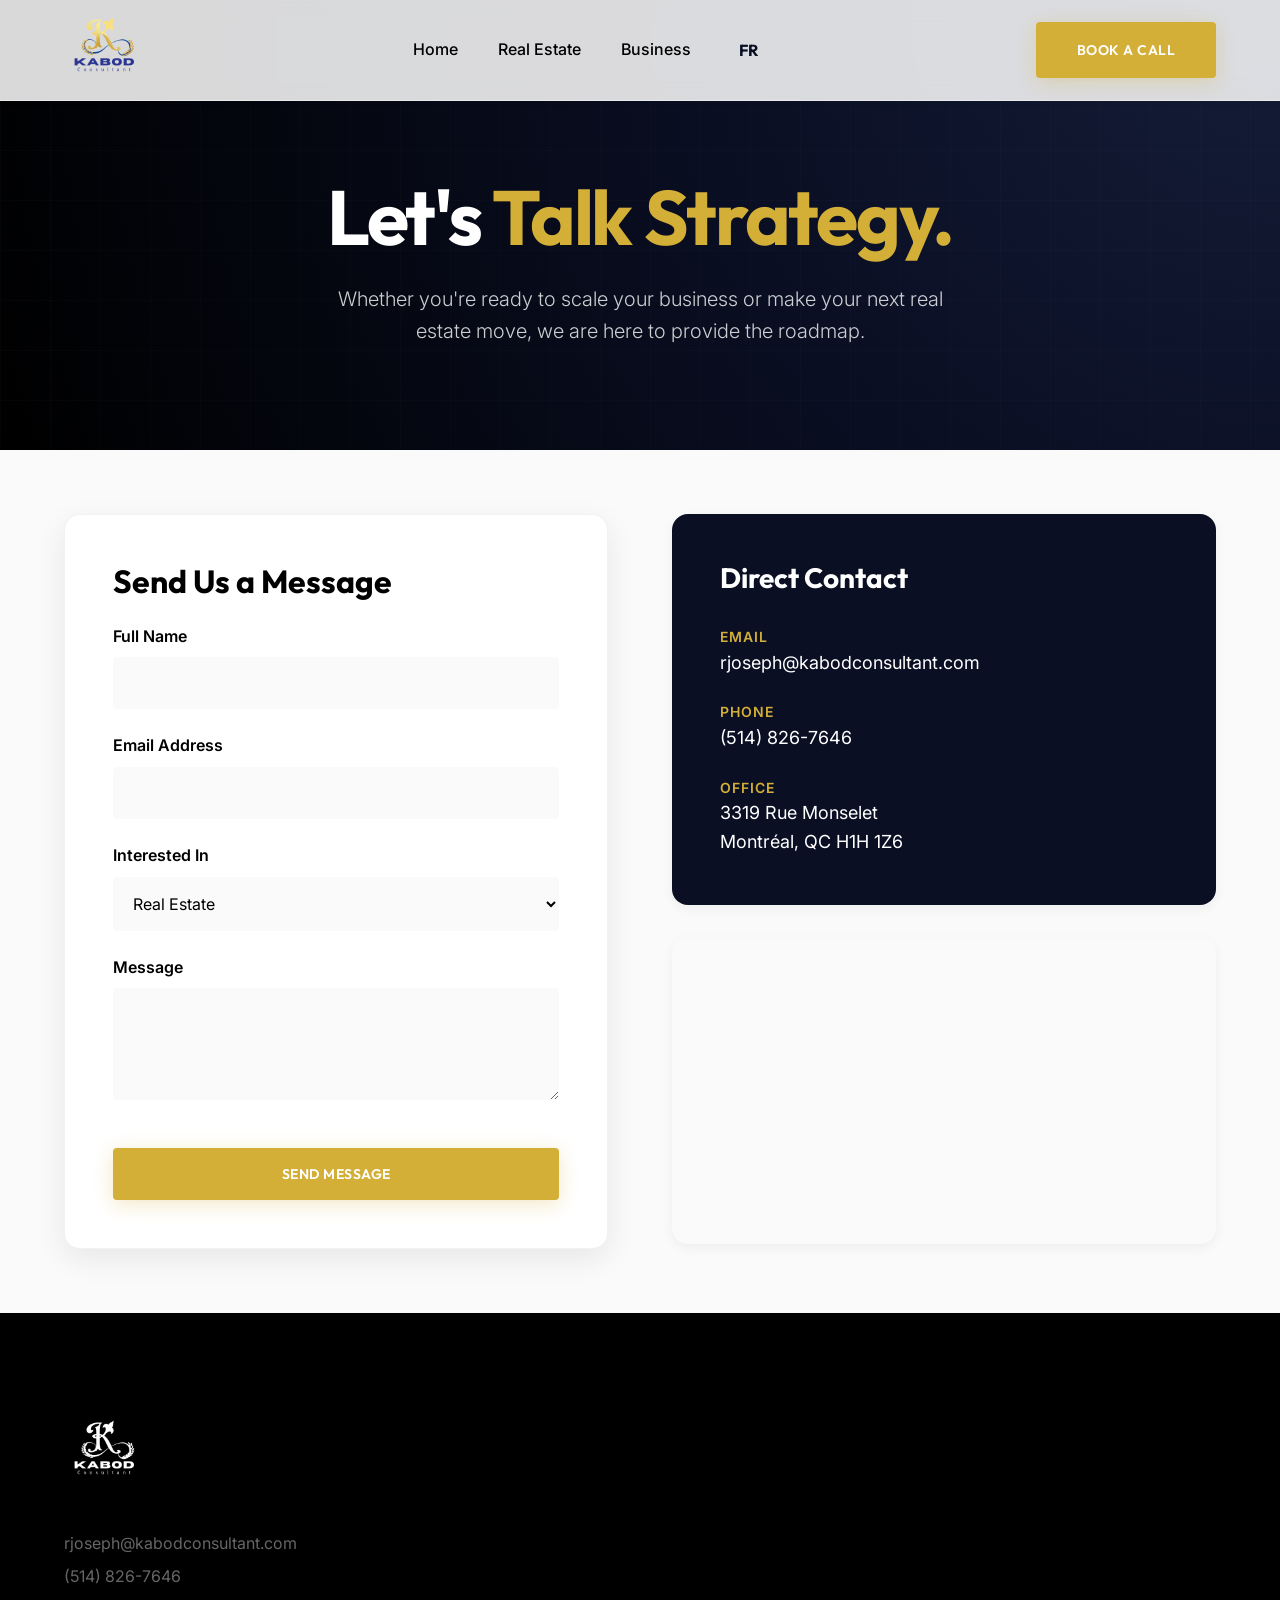
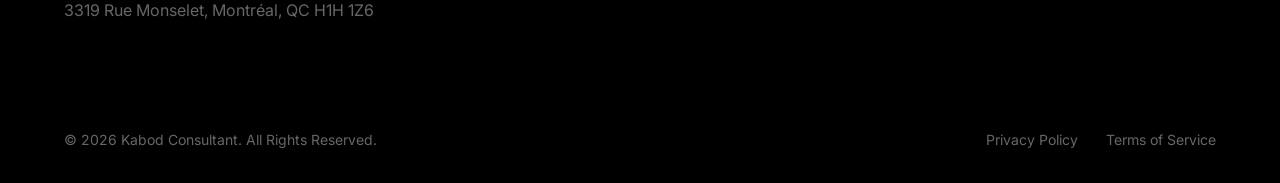
<file: contact.html>
<!DOCTYPE html>
<html lang="en">
<head>
    <meta charset="UTF-8">
    <meta name="viewport" content="width=device-width, initial-scale=1.0">
    <title>Contact Kabod Consultant | Montreal</title>
    <meta name="description" content="Get in touch with Kabod Consultant for your real estate and business strategy needs in Montreal.">
    <!-- Google Fonts -->
    <link rel="preconnect" href="https://fonts.googleapis.com">
    <link rel="preconnect" href="https://fonts.gstatic.com" crossorigin>
    <link href="https://fonts.googleapis.com/css2?family=Inter:wght@300;400;500;600;700&family=Outfit:wght@400;500;600;700;800&display=swap" rel="stylesheet">
    <!-- CSS -->
    <link rel="stylesheet" href="css/style.css">
    <link rel="stylesheet" href="css/components.css">
    <link rel="stylesheet" href="css/animations.css">
</head>
<body>
    <header class="navbar">
        <div class="container nav-container">
            <a href="index.html" class="logo">
                <img src="images/logo.png" alt="Kabod Consultant Logo" onerror="this.src='https://via.placeholder.com/180x60?text=Kabod+Consultant'">
            </a>
            <nav class="nav-links">
                <a href="index.html" data-i18n="nav.home">Home</a>
                <a href="real-estate.html" data-i18n="nav.realEstate">Real Estate</a>
                <a href="business.html" data-i18n="nav.business">Business</a>
                <button class="lang-toggle" id="langToggle">FR</button>
            </nav>
            <a href="consulting.html" class="btn btn-primary nav-cta" data-i18n="nav.cta">Book A Call</a>
            <!-- Mobile Menu Toggler -->
            <button class="mobile-menu-btn" aria-label="Toggle Menu">
                <span></span>
                <span></span>
                <span></span>
            </button>
        </div>
    </header>

    <main>
        <!-- Hero Section -->
        <section class="hero" style="min-height: 50vh; padding-bottom: 40px;">
            <div class="container hero-container" style="justify-content: center; text-align: center;">
                <div class="hero-content" style="max-width: 900px; margin: 0 auto;">
                    <h1 class="hero-title fade-up" data-i18n="contact.heroTitle">Let's <span>Talk Strategy.</span></h1>
                    <p class="hero-subtitle fade-up" style="animation-delay: 0.1s; margin-inline: auto;" data-i18n="contact.heroSubtitle">Whether you're ready to scale your business or make your next real estate move, we are here to provide the roadmap.</p>
                </div>
            </div>
        </section>

        <!-- Contact Section -->
        <section style="padding: 4rem 0;">
            <div class="container">
                <div class="split-cards" style="grid-template-columns: 1fr 1fr; gap: 4rem; align-items: start;">
                    
                    <!-- Contact Form -->
                    <div class="calculator-box fade-up" style="margin-top: 0; padding: 3rem;">
                        <h3 style="font-size: 2rem; margin-bottom: 1.5rem;" data-i18n="contact.formTitle">Send Us a Message</h3>
                        <form id="contactForm">
                            <div class="calc-input-group">
                                <label for="name" data-i18n="contact.nameLabel">Full Name</label>
                                <input type="text" id="name" required style="background: var(--light-gray); border: none;">
                            </div>
                            <div class="calc-input-group">
                                <label for="email" data-i18n="contact.emailLabel">Email Address</label>
                                <input type="email" id="email" required style="background: var(--light-gray); border: none;">
                            </div>
                            <div class="calc-input-group">
                                <label for="service" data-i18n="contact.serviceLabel">Interested In</label>
                                <select id="service" style="background: var(--light-gray); border: none;">
                                    <option value="real-estate" data-i18n="nav.realEstate">Real Estate Strategy</option>
                                    <option value="business" data-i18n="nav.business">Business Growth</option>
                                    <option value="other" data-i18n="contact.other">Other</option>
                                </select>
                            </div>
                            <div class="calc-input-group">
                                <label for="message" data-i18n="contact.msgLabel">Message</label>
                                <textarea id="message" rows="4" required style="width: 100%; padding: 1rem; border: none; border-radius: var(--radius-sm); font-family: var(--font-body); font-size: 1rem; background: var(--light-gray); resize: vertical;"></textarea>
                            </div>
                            <button type="submit" class="btn btn-primary" style="width: 100%; margin-top: 1rem;" data-i18n="contact.submitBtn">Send Message</button>
                        </form>
                    </div>

                    <!-- Contact Details & Map -->
                    <div class="fade-up" style="animation-delay: 0.2s;">
                        <div style="background: var(--primary-blue); color: var(--white); padding: 3rem; border-radius: var(--radius-lg); margin-bottom: 2rem; box-shadow: var(--shadow-sm);">
                            <h3 style="font-size: 1.75rem; margin-bottom: 2rem; color: var(--white);" data-i18n="contact.detailsTitle">Direct Contact</h3>
                            <div style="display: flex; flex-direction: column; gap: 1.5rem;">
                                <div>
                                    <p style="font-weight: 600; color: var(--rich-gold); text-transform: uppercase; font-size: 0.875rem; letter-spacing: 1px;">Email</p>
                                    <a href="mailto:rjoseph@kabodconsultant.com" style="font-size: 1.125rem;">rjoseph@kabodconsultant.com</a>
                                </div>
                                <div>
                                    <p style="font-weight: 600; color: var(--rich-gold); text-transform: uppercase; font-size: 0.875rem; letter-spacing: 1px;">Phone</p>
                                    <a href="tel:+15148267646" style="font-size: 1.125rem;">(514) 826-7646</a>
                                </div>
                                <div>
                                    <p style="font-weight: 600; color: var(--rich-gold); text-transform: uppercase; font-size: 0.875rem; letter-spacing: 1px;">Office</p>
                                    <p style="font-size: 1.125rem;">3319 Rue Monselet<br>Montréal, QC H1H 1Z6</p>
                                </div>
                            </div>
                        </div>

                        <!-- Map Embed -->
                        <div class="map-embed" style="border-radius: var(--radius-lg); overflow: hidden; box-shadow: var(--shadow-sm);">
                            <iframe src="https://www.google.com/maps/embed?pb=!1m18!1m12!1m3!1d2794.673898086034!2d-73.61904768444005!3d45.602737679105!2m3!1f0!2f0!3f0!3m2!1i1024!2i768!4f13.1!3m3!1m2!1s0x4cc91f0c2a865f57%3A0xe5a36ebd7e6c382a!2sRue%20Monselet%2C%20Montr%C3%A9al-Nord%2C%20QC!5e0!3m2!1sen!2sca!4v1650000000000!5m2!1sen!2sca" width="100%" height="300" style="border:0;" allowfullscreen="" loading="lazy"></iframe>
                        </div>
                    </div>
                </div>
            </div>
        </section>
    </main>

    <footer class="footer">
        <div class="container footer-container">
            <div class="footer-info">
                <div class="contact-details">
                    <a href="index.html" class="logo mb-4">
                        <img src="images/logo.png" alt="Kabod Consultant Logo" style="filter: brightness(0) invert(1);" onerror="this.src='https://via.placeholder.com/150x50?text=Kabod'">
                    </a>
                    <h4 data-i18n="footer.contact">Contact Us Today</h4>
                    <p><a href="mailto:rjoseph@kabodconsultant.com">rjoseph@kabodconsultant.com</a></p>
                    <p><a href="tel:+15148267646">(514) 826-7646</a></p>
                    <p>3319 Rue Monselet, Montréal, QC H1H 1Z6</p>
                </div>
            </div>
            
            <div class="footer-bottom">
                <p>&copy; 2026 Kabod Consultant. All Rights Reserved.</p>
                <div class="footer-links">
                    <a href="#">Privacy Policy</a>
                    <a href="#">Terms of Service</a>
                </div>
            </div>
        </div>
    </footer>

    <!-- Scripts -->
    <script src="js/translations.js"></script>
    <script src="js/i18n.js"></script>
    <script src="js/main.js"></script>
    <!-- Tidio Live Chat / AI Widget -->
    <script src="//code.tidio.co/your_unique_tidio_script_id.js" async></script>
</body>
</html>
</file>
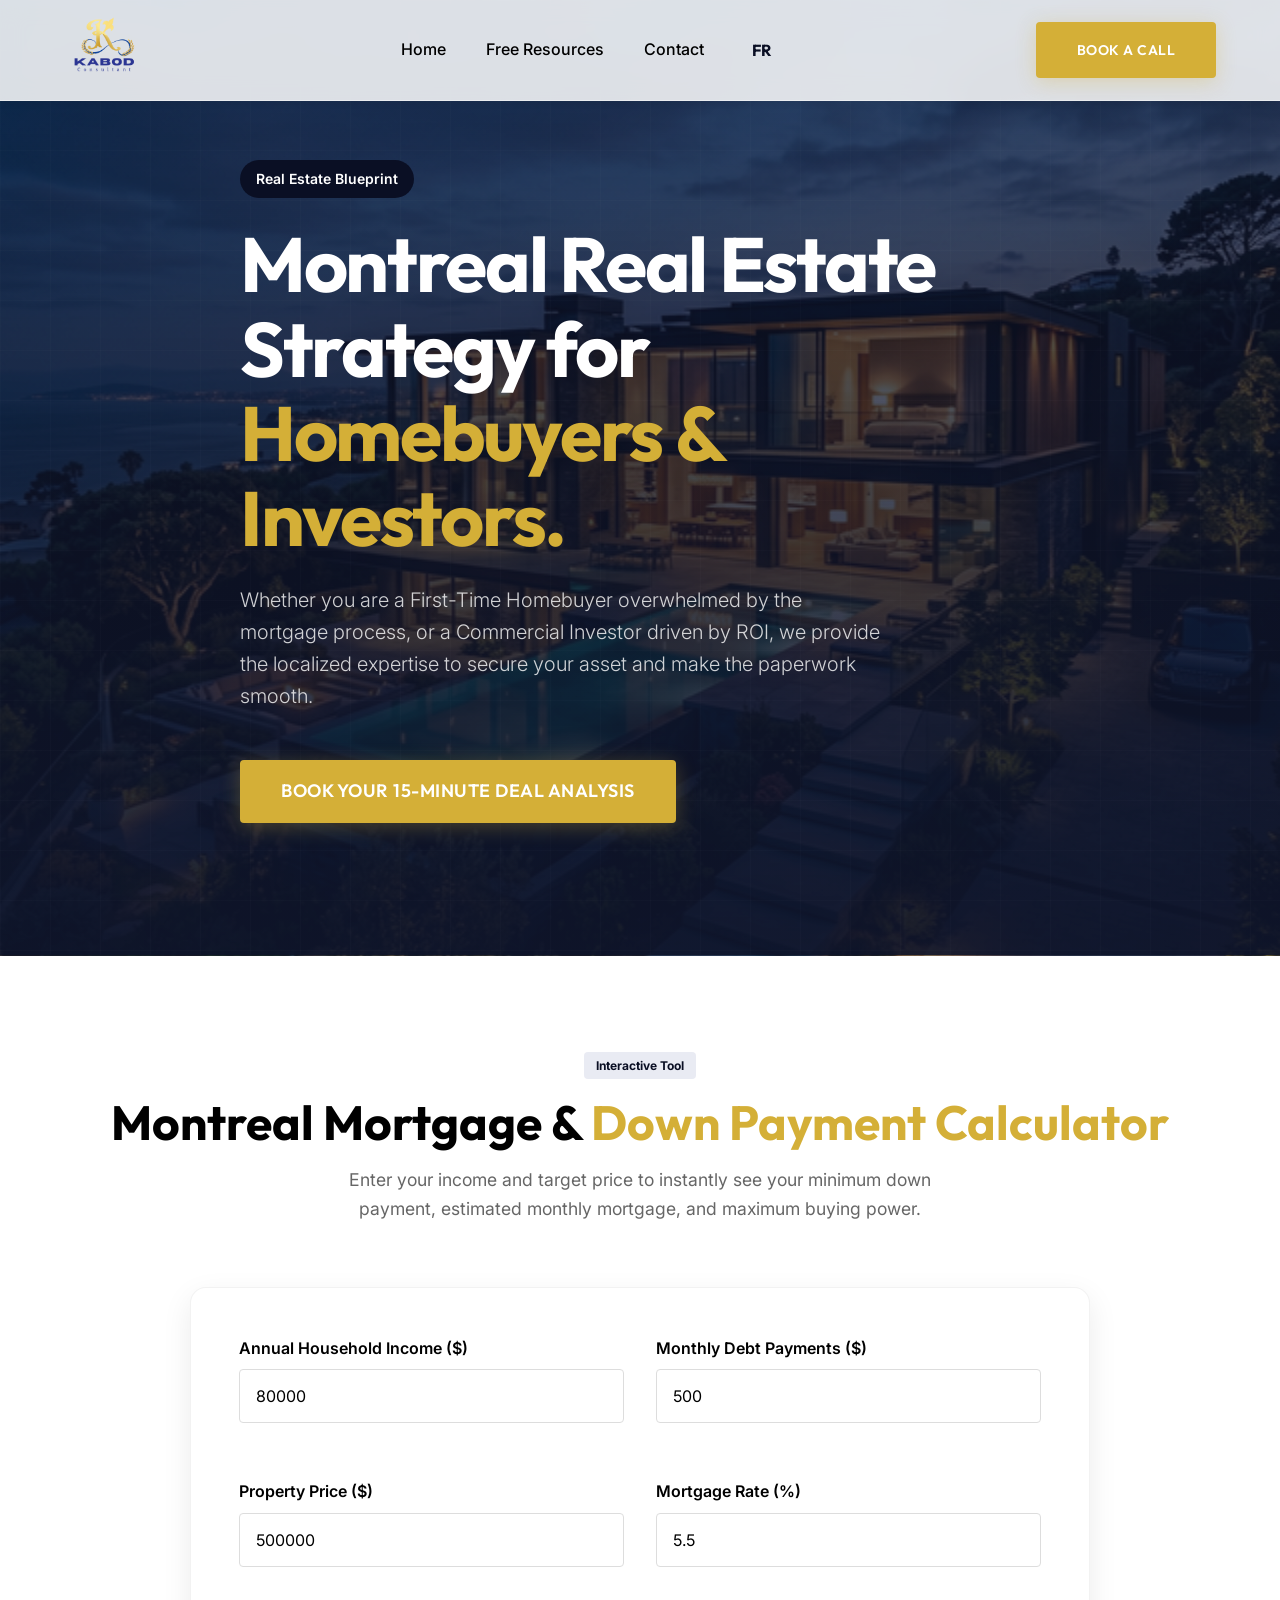
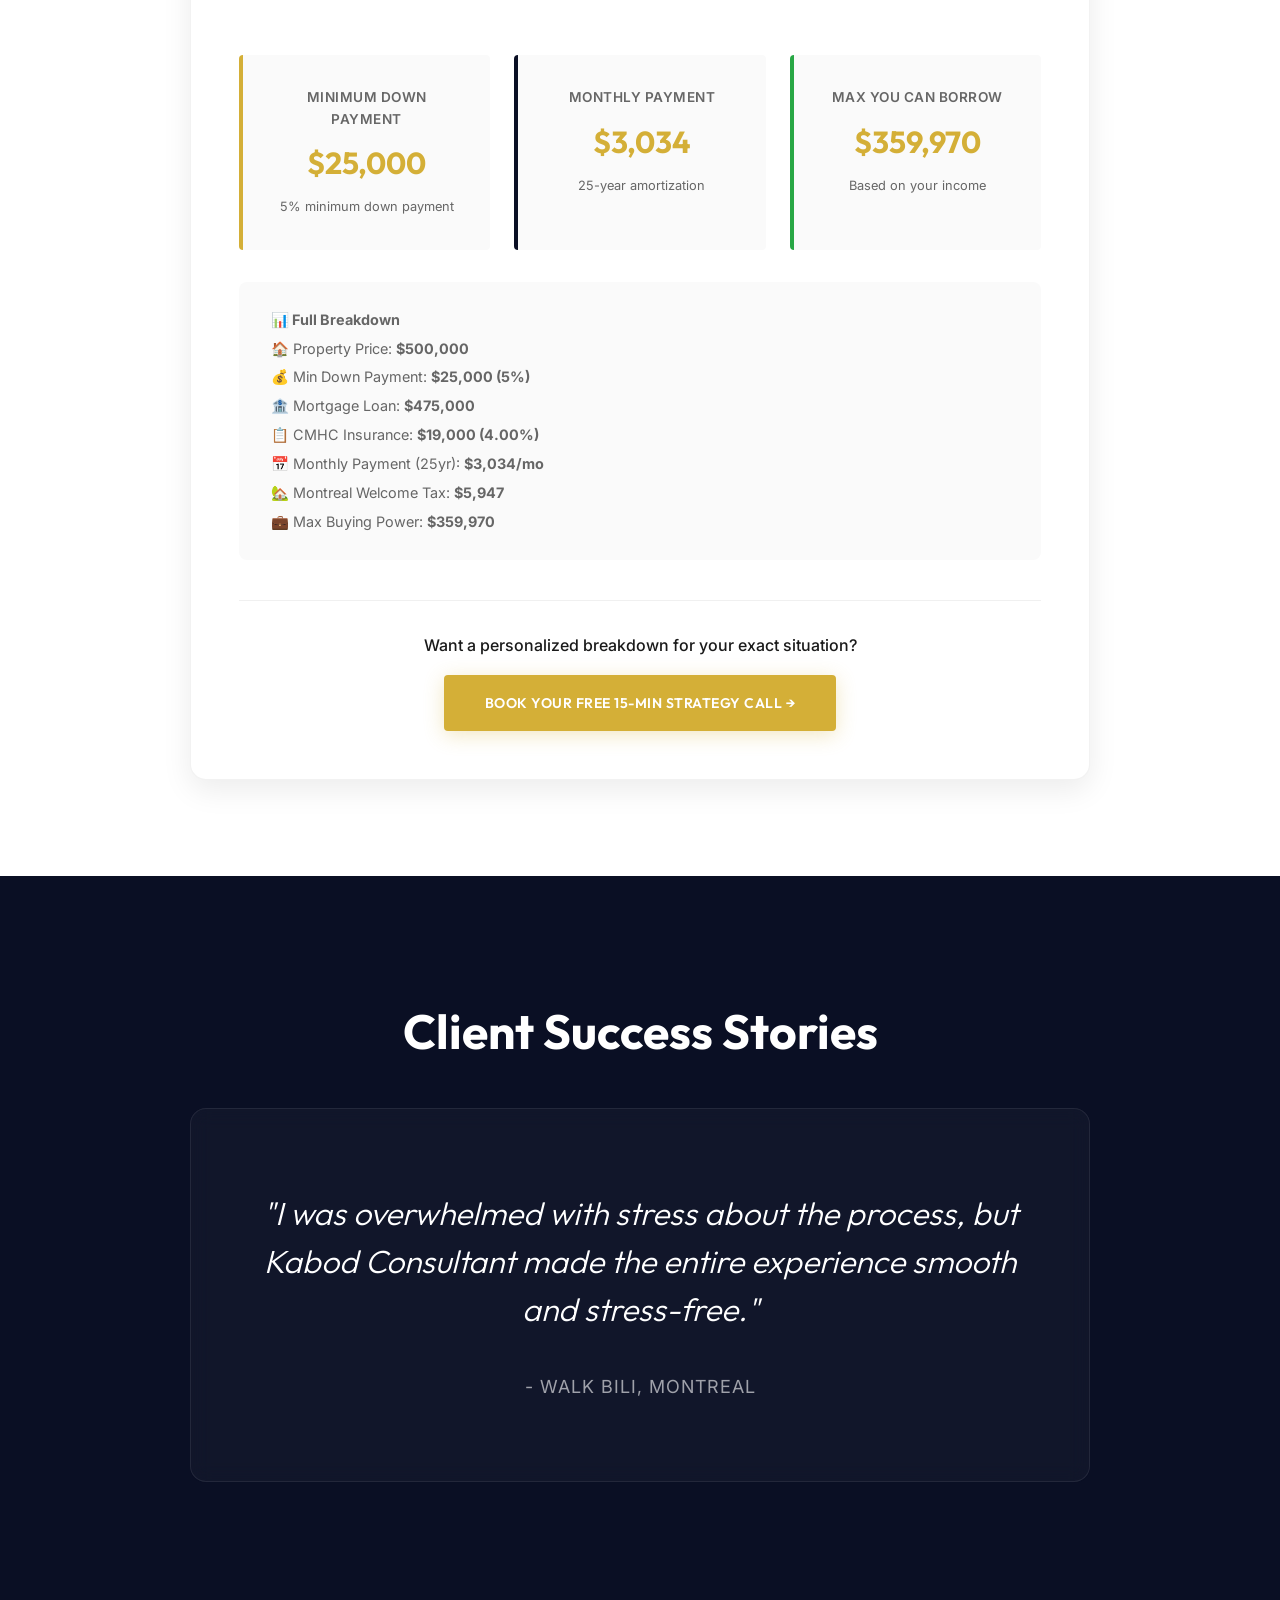
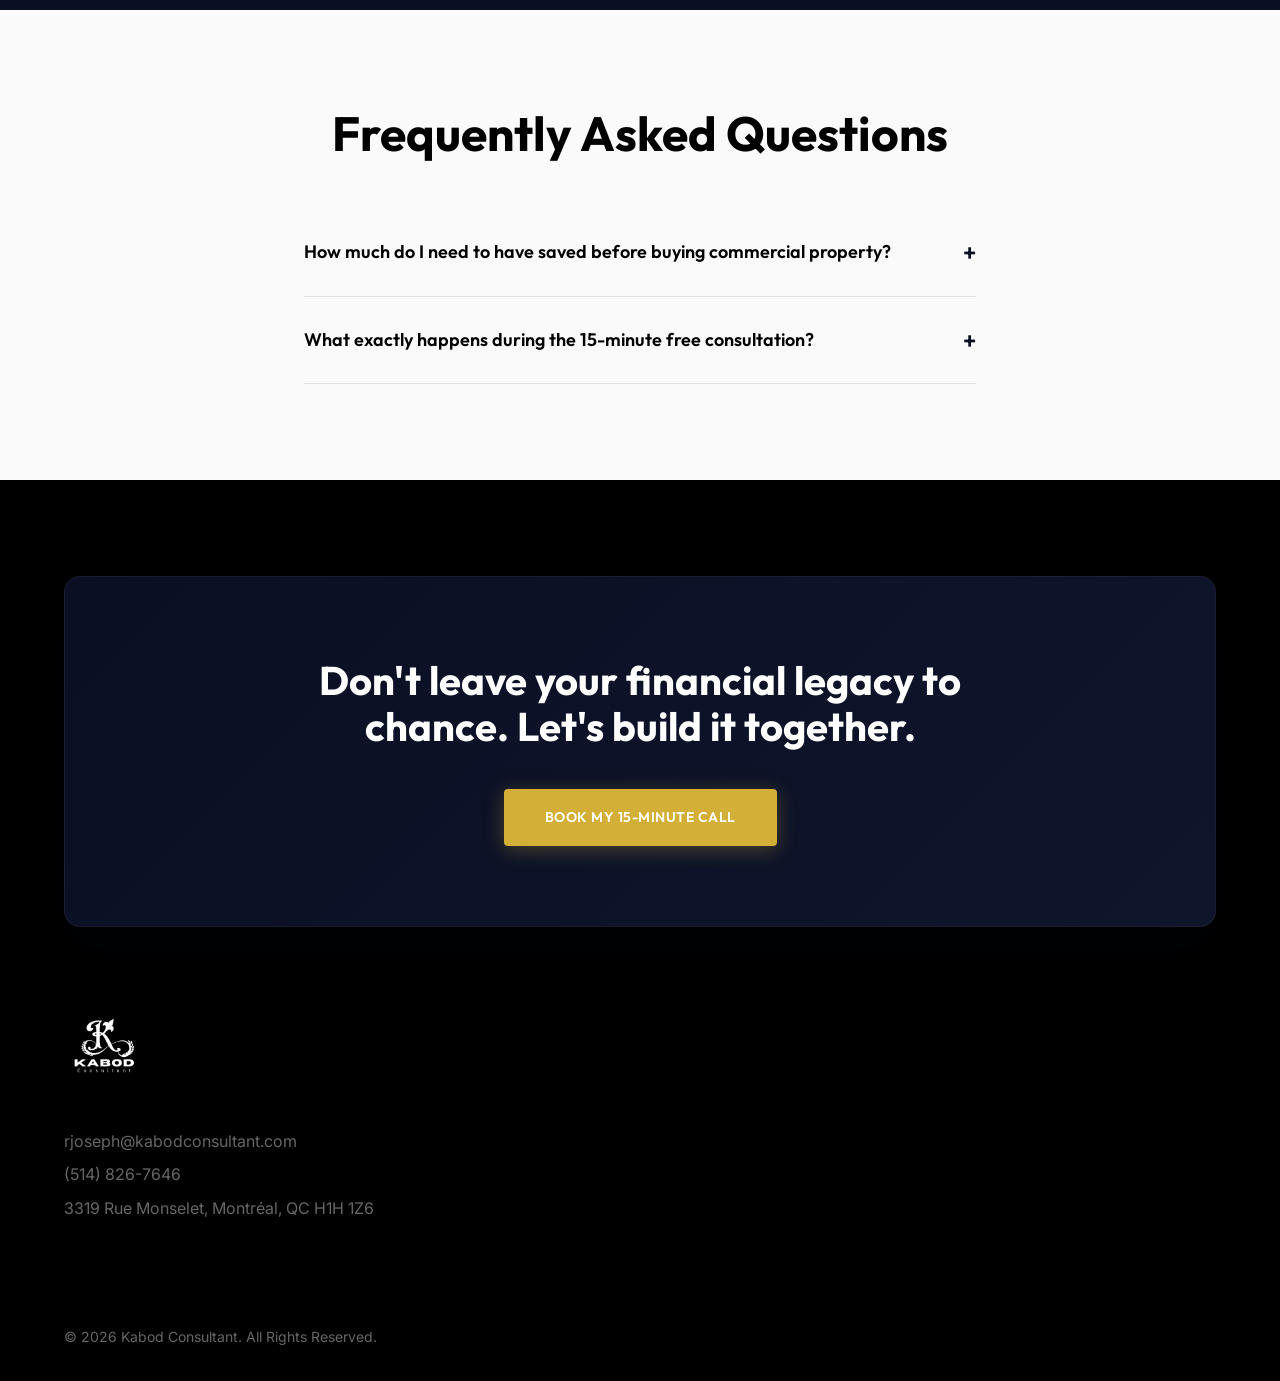
<file: real-estate.html>
<!DOCTYPE html>
<html lang="en">
<head>
    <meta charset="UTF-8">
    <meta name="viewport" content="width=device-width, initial-scale=1.0">
    <title>Kabod Consultant | Montreal Real Estate Strategy</title>
    <meta name="description" content="Secure your property investment with Kabod Consultant. We guide homebuyers and commercial investors through the competitive Montreal real estate market.">
    <!-- Google Fonts -->
    <link rel="preconnect" href="https://fonts.googleapis.com">
    <link rel="preconnect" href="https://fonts.gstatic.com" crossorigin>
    <link href="https://fonts.googleapis.com/css2?family=Inter:wght@300;400;500;600;700&family=Outfit:wght@400;500;600;700;800&display=swap" rel="stylesheet">
    <!-- CSS -->
    <link rel="stylesheet" href="css/style.css">
    <link rel="stylesheet" href="css/components.css">
    <link rel="stylesheet" href="css/animations.css">

    <!-- SEO Schema Markup -->
    <script type="application/ld+json">
    {
      "@context": "https://schema.org",
      "@type": "ConsultingBusiness",
      "name": "Kabod Consultant",
      "image": "https://raw.githubusercontent.com/Walke/kabod/main/KABOD%20Consultant.png",
      "@id": "",
      "url": "https://kabodconsultant.com",
      "telephone": "+15140000000",
      "address": {
        "@type": "PostalAddress",
        "streetAddress": "Rue Monselet",
        "addressLocality": "Montreal",
        "addressRegion": "QC",
        "postalCode": "H1G",
        "addressCountry": "CA"
      },
      "geo": {
        "@type": "GeoCoordinates",
        "latitude": 45.6027376,
        "longitude": -73.6190477
      },
      "openingHoursSpecification": {
        "@type": "OpeningHoursSpecification",
        "dayOfWeek": [
          "Monday",
          "Tuesday",
          "Wednesday",
          "Thursday",
          "Friday"
        ],
        "opens": "09:00",
        "closes": "17:00"
      },
      "sameAs": [
        "https://www.linkedin.com/company/kabod-consultant",
        "https://www.facebook.com/kabodconsultant"
      ]
    }
    </script>
</head>
<body>
    <header class="navbar">
        <div class="container nav-container">
            <a href="index.html" class="logo">
                <img src="images/logo.png" alt="Kabod Consultant" onerror="this.src='https://via.placeholder.com/180x60?text=Kabod'">
            </a>
            <nav class="nav-links">
                <a href="index.html" data-i18n="nav.home">Home</a>
                <a href="resources.html" data-i18n="nav.resources">Free Resources</a>
                <a href="contact.html" data-i18n="nav.contact">Contact</a>
                <button class="lang-toggle" id="langToggle">FR</button>
            </nav>
            <a href="consulting.html" class="btn btn-primary nav-cta" data-i18n="nav.cta">Book A Call</a>
            <button class="mobile-menu-btn" aria-label="Toggle Menu">
                <span></span><span></span><span></span>
            </button>
        </div>
    </header>

    <main>
        <!-- Hero Section -->
        <section class="hero" style="background: linear-gradient(to bottom, rgba(15, 21, 43, 0.6), rgba(15, 21, 43, 0.95)), url('images/hero_real_estate.png') center/cover no-repeat; border-bottom: 1px solid rgba(255,255,255,0.05);">
            <div class="container hero-container">
                <div class="hero-content fade-up">
                    <span class="badge" style="background: var(--primary-blue); color: white; padding: 0.5rem 1rem; border-radius: 20px; font-weight: 600; margin-bottom: 1.5rem; display: inline-block; font-size: 0.875rem;">Real Estate Blueprint</span>
                    <h1 class="hero-title" data-i18n="re.heroTitle">Montreal Real Estate Strategy for <span>Homebuyers & Investors.</span></h1>
                    <p class="hero-subtitle" data-i18n="re.heroSubtitle">Whether you are a First-Time Homebuyer overwhelmed by the mortgage process, or a Commercial Investor driven by ROI, we provide the localized expertise to secure your asset and make the paperwork smooth.</p>
                    <a href="consulting.html" class="btn btn-primary hero-btn" data-i18n="re.heroCta">Book Your 15-Minute Deal Analysis</a>
                </div>
            </div>
        </section>

        <!-- Down Payment & Mortgage Calculator -->
        <section id="calculator" style="background-color: var(--white);">
            <div class="container">
                <div class="text-center fade-up" style="margin-bottom: 4rem;">
                    <span class="badge" style="background: rgba(44,58,137,0.1); color: var(--primary-blue); padding: 0.25rem 0.75rem; border-radius: 4px; font-weight: 700; margin-bottom: 1rem; display: inline-block; font-size: 0.75rem;">Interactive Tool</span>
                    <h2 class="section-title" style="margin-bottom: 1rem;">Montreal Mortgage &amp; <span style="color: var(--rich-gold);">Down Payment Calculator</span></h2>
                    <p style="color: var(--text-muted); max-width: 650px; margin: 0 auto; font-size: 1.1rem;">Enter your income and target price to instantly see your minimum down payment, estimated monthly mortgage, and maximum buying power.</p>
                </div>

                <div class="calculator-box fade-up" style="max-width: 900px; margin: 0 auto;">
                    <!-- Inputs -->
                    <div class="calc-grid" style="gap: 2rem; margin-bottom: 2rem;">
                        <div class="calc-input-group">
                            <label for="annualIncome">Annual Household Income ($)</label>
                            <input type="number" id="annualIncome" value="80000" min="0" step="1000" oninput="runMortgageCalc()">
                        </div>
                        <div class="calc-input-group">
                            <label for="monthlyDebts">Monthly Debt Payments ($)</label>
                            <input type="number" id="monthlyDebts" value="500" min="0" step="50" oninput="runMortgageCalc()">
                        </div>
                        <div class="calc-input-group">
                            <label for="propertyPriceMtl">Property Price ($)</label>
                            <input type="number" id="propertyPriceMtl" value="500000" min="0" step="5000" oninput="runMortgageCalc()">
                        </div>
                        <div class="calc-input-group">
                            <label for="mortgageRate">Mortgage Rate (%)</label>
                            <input type="number" id="mortgageRate" value="5.5" min="0" max="20" step="0.1" oninput="runMortgageCalc()">
                        </div>
                    </div>

                    <!-- Results Grid -->
                    <div style="display: grid; grid-template-columns: repeat(3, 1fr); gap: 1.5rem; margin-bottom: 2rem;" id="resultsGrid">
                        <div class="calc-result" style="border-left: 4px solid var(--rich-gold);">
                            <p style="font-size: 0.85rem; font-weight: 600; text-transform: uppercase; letter-spacing: 0.5px;">Minimum Down Payment</p>
                            <h3 id="downPaymentResult" style="font-size: 1.9rem;">—</h3>
                            <p id="downPaymentPct" style="font-size: 0.8rem; color: var(--text-muted);">5%–20% based on price</p>
                        </div>
                        <div class="calc-result" style="border-left: 4px solid var(--primary-blue);">
                            <p style="font-size: 0.85rem; font-weight: 600; text-transform: uppercase; letter-spacing: 0.5px;">Monthly Payment</p>
                            <h3 id="monthlyPaymentResult" style="font-size: 1.9rem;">—</h3>
                            <p style="font-size: 0.8rem; color: var(--text-muted);">25-year amortization</p>
                        </div>
                        <div class="calc-result" style="border-left: 4px solid #28a745;">
                            <p style="font-size: 0.85rem; font-weight: 600; text-transform: uppercase; letter-spacing: 0.5px;">Max You Can Borrow</p>
                            <h3 id="maxPurchaseResult" style="font-size: 1.9rem;">—</h3>
                            <p style="font-size: 0.8rem; color: var(--text-muted);">Based on your income</p>
                        </div>
                    </div>

                    <!-- Breakdown -->
                    <div id="calcBreakdown" style="background: var(--light-gray); padding: 1.5rem 2rem; border-radius: var(--radius-md); font-size: 0.9rem; line-height: 2; color: var(--text-muted);"></div>

                    <!-- CTA -->
                    <div style="text-align: center; margin-top: 2.5rem; padding-top: 2rem; border-top: 1px solid rgba(0,0,0,0.06);">
                        <p style="font-size: 1rem; color: var(--text-dark); font-weight: 500; margin-bottom: 1rem;">Want a personalized breakdown for your exact situation?</p>
                        <a href="consulting.html" class="btn btn-primary" style="display: inline-flex;">Book Your Free 15-Min Strategy Call &rarr;</a>
                    </div>
                </div>
            </div>
        </section>

        <script>
        function runMortgageCalc() {
            const income = parseFloat(document.getElementById('annualIncome').value) || 0;
            const debts = parseFloat(document.getElementById('monthlyDebts').value) || 0;
            const price = parseFloat(document.getElementById('propertyPriceMtl').value) || 0;
            const rate = parseFloat(document.getElementById('mortgageRate').value) / 100 / 12;
            const n = 25 * 12; // 25-year amortization

            // --- Down Payment (Canadian rules) ---
            let minDownPct, minDown;
            if (price <= 500000) {
                minDownPct = 5; minDown = price * 0.05;
            } else if (price <= 999999) {
                minDown = 25000 + (price - 500000) * 0.10;
                minDownPct = (minDown / price * 100).toFixed(1);
            } else {
                minDownPct = 20; minDown = price * 0.20;
            }

            // --- CMHC Insurance ---
            let cmhcRate = 0;
            const downPct = minDown / price;
            if (price < 1000000) {
                if (downPct < 0.10) cmhcRate = 0.0400;
                else if (downPct < 0.15) cmhcRate = 0.0310;
                else if (downPct < 0.20) cmhcRate = 0.0280;
            }
            const insuredLoan = (price - minDown) * (1 + cmhcRate);
            const cmhcAmt = (price - minDown) * cmhcRate;

            // --- Monthly Payment ---
            let monthly = 0;
            if (rate > 0) {
                monthly = insuredLoan * (rate * Math.pow(1 + rate, n)) / (Math.pow(1 + rate, n) - 1);
            } else {
                monthly = insuredLoan / n;
            }

            // --- Max Purchase Power (GDS ≤ 39%) ---
            const grossMonthly = income / 12;
            const maxHousing = grossMonthly * 0.39 - debts;
            let maxLoan = 0;
            if (rate > 0) {
                maxLoan = maxHousing * (Math.pow(1 + rate, n) - 1) / (rate * Math.pow(1 + rate, n));
            } else {
                maxLoan = maxHousing * n;
            }
            const maxPurchase = maxLoan / 0.95; // assuming 5% min down

            // --- Welcome Tax ---
            let welcomeTax = 0;
            if (price <= 51700) welcomeTax = price * 0.005;
            else if (price <= 258600) welcomeTax = 258.50 + (price - 51700) * 0.010;
            else if (price <= 517100) welcomeTax = 2325.50 + (price - 258600) * 0.015;
            else if (price <= 1034200) welcomeTax = 6202.50 + (price - 517100) * 0.020;
            else welcomeTax = 16544.50 + (price - 1034200) * 0.025;

            // --- Output ---
            document.getElementById('downPaymentResult').textContent = '$' + Math.ceil(minDown).toLocaleString();
            document.getElementById('downPaymentPct').textContent = minDownPct + '% minimum down payment';
            document.getElementById('monthlyPaymentResult').textContent = '$' + Math.ceil(monthly).toLocaleString();
            document.getElementById('maxPurchaseResult').textContent = '$' + Math.ceil(maxPurchase).toLocaleString();

            document.getElementById('calcBreakdown').innerHTML =
                '<strong>📊 Full Breakdown</strong><br>' +
                '🏠 Property Price: <strong>$' + price.toLocaleString() + '</strong><br>' +
                '💰 Min Down Payment: <strong>$' + Math.ceil(minDown).toLocaleString() + ' (' + minDownPct + '%)</strong><br>' +
                '🏦 Mortgage Loan: <strong>$' + Math.ceil(price - minDown).toLocaleString() + '</strong><br>' +
                (cmhcAmt > 0 ? '📋 CMHC Insurance: <strong>$' + Math.ceil(cmhcAmt).toLocaleString() + ' (' + (cmhcRate * 100).toFixed(2) + '%)</strong><br>' : '') +
                '📅 Monthly Payment (25yr): <strong>$' + Math.ceil(monthly).toLocaleString() + '/mo</strong><br>' +
                '🏡 Montreal Welcome Tax: <strong>$' + Math.ceil(welcomeTax).toLocaleString() + '</strong><br>' +
                '💼 Max Buying Power: <strong>$' + Math.ceil(maxPurchase).toLocaleString() + '</strong>';
        }
        runMortgageCalc();
        </script>


        <!-- Social Proof Section -->
        <section id="proof" class="social-proof">
            <div class="container">
                <h2 class="section-title text-center text-white" data-i18n="social.title">Client Success Stories</h2>
                <div class="testimonial-box fade-up">
                    <blockquote class="testimonial">
                        <p data-i18n="social.quote">"I was <strong>overwhelmed with stress</strong> about the process, but Kabod Consultant made the entire experience smooth and stress-free."</p>
                        <cite data-i18n="social.author">- Walk Bili, Montreal</cite>
                    </blockquote>
                </div>
            </div>
        </section>

        <!-- FAQ Accordion -->
        <section id="faq" style="background-color: var(--light-gray);">
            <div class="container" style="max-width: 800px;">
                <h2 class="section-title text-center" data-i18n="faq.title">Frequently Asked Questions</h2>
                
                <div class="faq-list fade-up">
                    <div class="faq-item">
                        <div class="faq-question">
                            <span data-i18n="re.faq1Q">How much do I need to have saved before buying commercial property?</span>
                            <span class="faq-icon">+</span>
                        </div>
                        <div class="faq-answer">
                            <div class="faq-answer-inner" style="padding-top: 1rem;" data-i18n="re.faq1A">Typically, commercial real estate requires a larger down payment than residential, often between 20% to 30%. However, creative financing options exist depending on your business structure and cash flow.</div>
                        </div>
                    </div>
                    
                    <div class="faq-item">
                        <div class="faq-question">
                            <span data-i18n="re.faq2Q">What exactly happens during the 15-minute free consultation?</span>
                            <span class="faq-icon">+</span>
                        </div>
                        <div class="faq-answer">
                            <div class="faq-answer-inner" style="padding-top: 1rem;" data-i18n="re.faq2A">We spend 15 minutes mapping out your exact real estate goals, identifying any immediate roadblocks, and charting a concise step-by-step path forward. There is no obligation.</div>
                        </div>
                    </div>
                </div>
            </div>
        </section>
    </main>

    <!-- Footer -->
    <footer id="contact" class="footer">
        <div class="container footer-container">
            <div class="footer-cta fade-up">
                <h2 data-i18n="footer.ctaTitle">Don't leave your financial legacy to chance. Let's build it together.</h2>
                <a href="consulting.html" class="btn btn-primary" data-i18n="footer.ctaBtn">Book My 15-Minute Call</a>
            </div>
            
            <div class="footer-info">
                <div class="contact-details">
                    <a href="index.html" class="logo mb-4">
                        <img src="images/logo.png" alt="Kabod Consultant Logo" style="filter: brightness(0) invert(1);" onerror="this.src='https://via.placeholder.com/150x50?text=Kabod'">
                    </a>
                    <h4 data-i18n="footer.contact">Contact Us Today</h4>
                    <p><a href="mailto:rjoseph@kabodconsultant.com">rjoseph@kabodconsultant.com</a></p>
                    <p><a href="tel:+15148267646">(514) 826-7646</a></p>
                    <p>3319 Rue Monselet, Montréal, QC H1H 1Z6</p>
                </div>
                <div class="map-embed">
                    <iframe src="https://www.google.com/maps/embed?pb=!1m18!1m12!1m3!1d2794.673898086034!2d-73.61904768444005!3d45.602737679105!2m3!1f0!2f0!3f0!3m2!1i1024!2i768!4f13.1!3m3!1m2!1s0x4cc91f0c2a865f57%3A0xe5a36ebd7e6c382a!2sRue%20Monselet%2C%20Montr%C3%A9al-Nord%2C%20QC!5e0!3m2!1sen!2sca!4v1650000000000!5m2!1sen!2sca" width="100%" height="200" style="border:0; border-radius: 12px;" allowfullscreen="" loading="lazy"></iframe>
                </div>
            </div>
            
            <div class="footer-bottom">
                <p>&copy; 2026 Kabod Consultant. All Rights Reserved.</p>
            </div>
        </div>
    </footer>

    <!-- Scripts -->
    <script src="js/translations.js"></script>
    <script src="js/i18n.js"></script>
    <script src="js/calculators.js"></script>
    <script src="js/main.js"></script>

    <!-- Tidio Live Chat / AI Widget -->
    <script src="//code.tidio.co/your_unique_tidio_script_id.js" async></script>
</body>
</html>
</file>
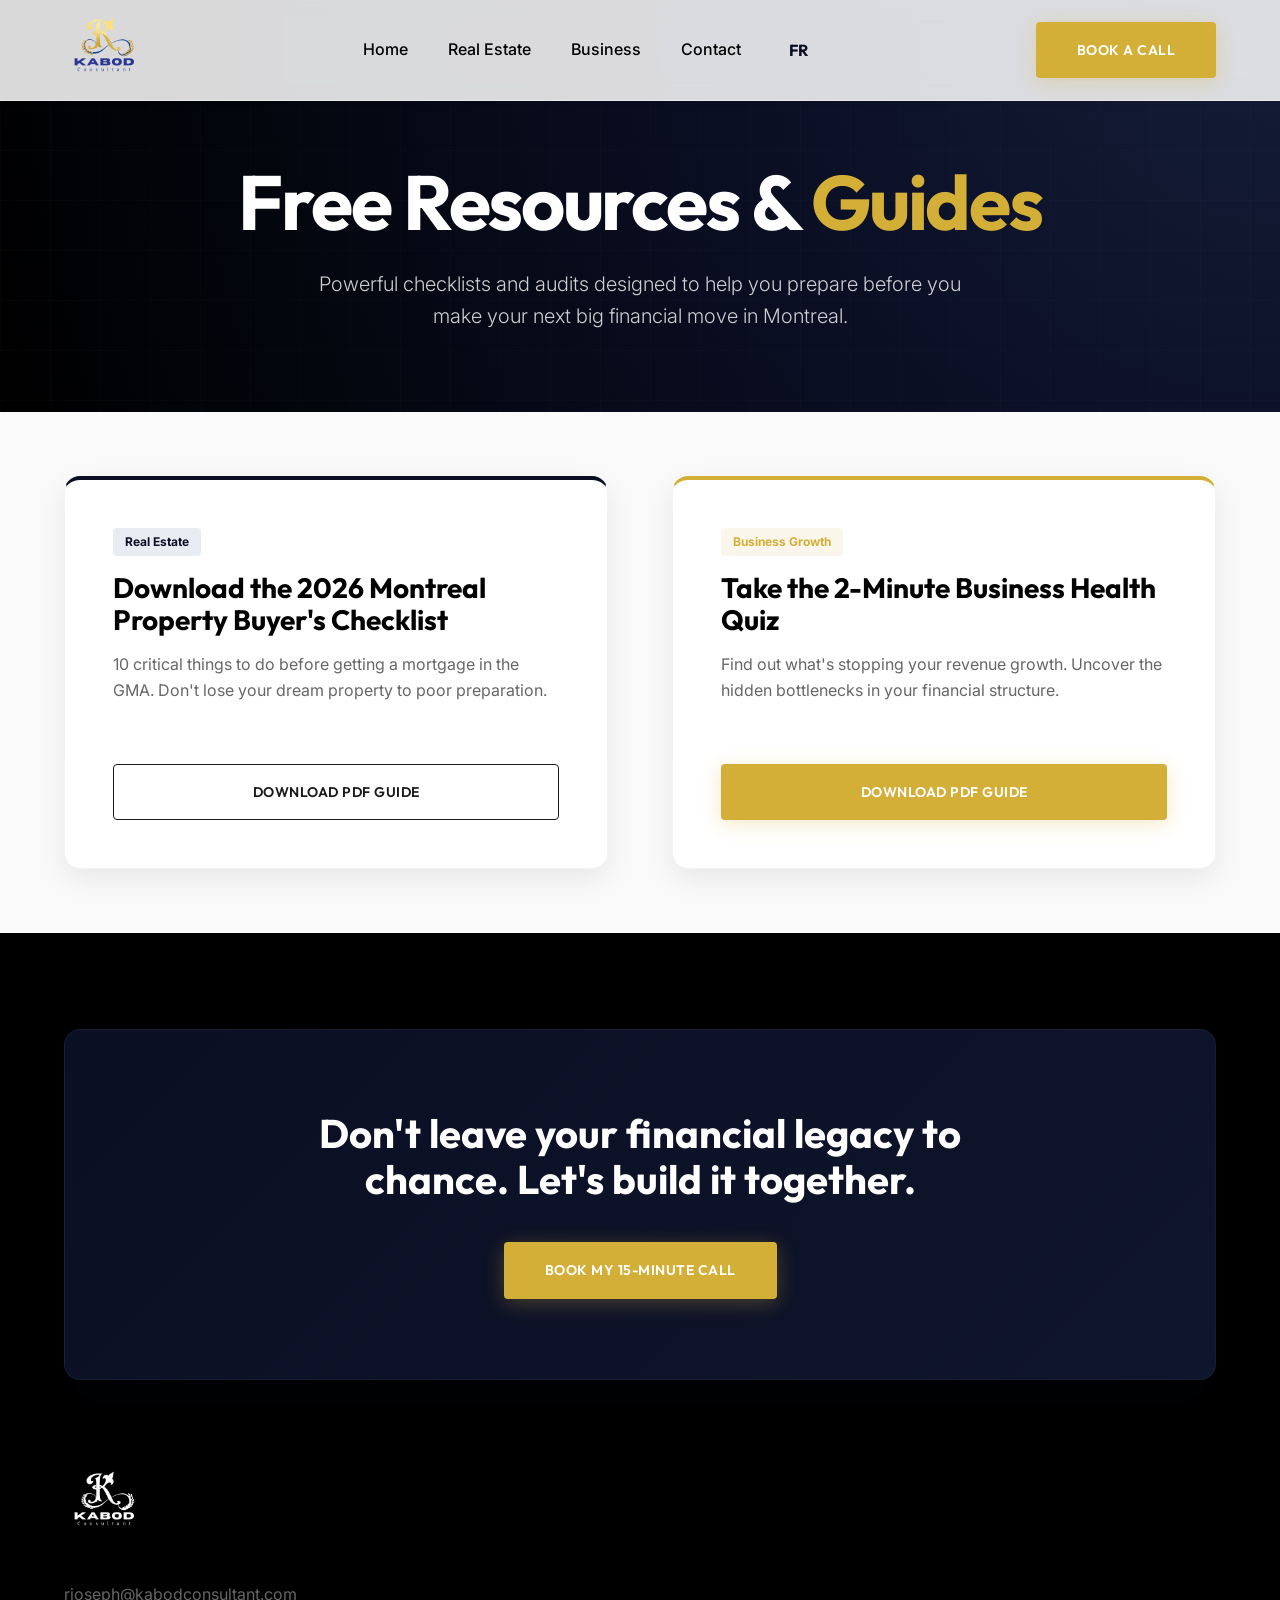
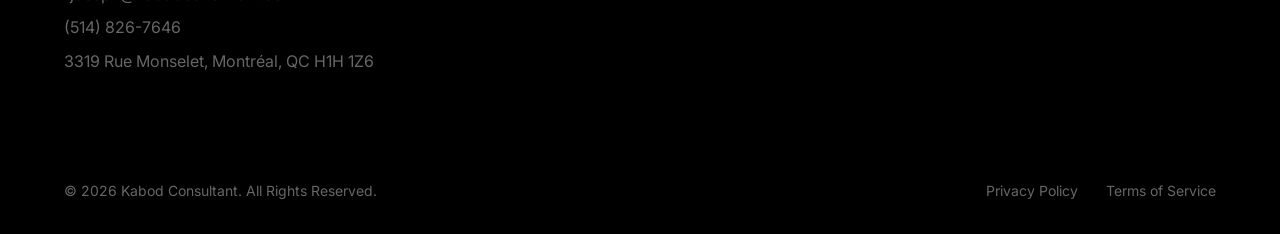
<file: resources.html>
<!DOCTYPE html>
<html lang="en">
<head>
    <meta charset="UTF-8">
    <meta name="viewport" content="width=device-width, initial-scale=1.0">
    <title>Free Resources & Lead Magnets | Kabod Consultant</title>
    <meta name="description" content="Download our free guides, checklists, and audits for Montreal real estate and business growth.">
    <!-- Google Fonts -->
    <link rel="preconnect" href="https://fonts.googleapis.com">
    <link rel="preconnect" href="https://fonts.gstatic.com" crossorigin>
    <link href="https://fonts.googleapis.com/css2?family=Inter:wght@300;400;500;600;700&family=Outfit:wght@400;500;600;700;800&display=swap" rel="stylesheet">
    <!-- CSS -->
    <link rel="stylesheet" href="css/style.css">
    <link rel="stylesheet" href="css/components.css">
    <link rel="stylesheet" href="css/animations.css">
</head>
<body>
    <header class="navbar">
        <div class="container nav-container">
            <a href="index.html" class="logo">
                <img src="images/logo.png" alt="Kabod Consultant Logo" onerror="this.src='https://via.placeholder.com/180x60?text=Kabod+Consultant'">
            </a>
            <nav class="nav-links">
                <a href="index.html" data-i18n="nav.home">Home</a>
                <a href="real-estate.html" data-i18n="nav.realEstate">Real Estate</a>
                <a href="business.html" data-i18n="nav.business">Business</a>
                <a href="contact.html" data-i18n="nav.contact">Contact</a>
                <button class="lang-toggle" id="langToggle">FR</button>
            </nav>
            <a href="consulting.html" class="btn btn-primary nav-cta" data-i18n="nav.cta">Book A Call</a>
            <!-- Mobile Menu Toggler -->
            <button class="mobile-menu-btn" aria-label="Toggle Menu">
                <span></span>
                <span></span>
                <span></span>
            </button>
        </div>
    </header>

    <main>
        <!-- Hero Section -->
        <section class="hero" style="min-height: 40vh; padding-bottom: 2rem;">
            <div class="container hero-container" style="justify-content: center; text-align: center;">
                <div class="hero-content" style="max-width: 900px; margin: 0 auto;">
                    <h1 class="hero-title fade-up" data-i18n="resources.heroTitle">Free Resources & <span>Guides</span></h1>
                    <p class="hero-subtitle fade-up" style="animation-delay: 0.1s; margin-inline: auto;" data-i18n="resources.heroSubtitle">Powerful checklists and audits designed to help you prepare before you make your next big financial move in Montreal.</p>
                </div>
            </div>
        </section>

        <!-- Resources Section -->
        <section style="padding: 4rem 0;">
            <div class="container">
                <div class="split-cards" style="grid-template-columns: 1fr 1fr; gap: 4rem;">
                    
                    <!-- Lead 1: Real Estate -->
                    <div class="calculator-box fade-up" style="margin-top: 0; padding: 3rem; border-top: 4px solid var(--primary-blue);">
                        <span class="badge" style="background: rgba(44,58,137,0.1); color: var(--primary-blue); padding: 0.25rem 0.75rem; border-radius: 4px; font-weight: 700; margin-bottom: 1rem; display: inline-block; font-size: 0.75rem;">Real Estate</span>
                        <h3 style="font-size: 1.75rem; margin-bottom: 1rem;" data-i18n="re.leadMagnetTitle">Download the 2026 Montreal Property Buyer's Checklist</h3>
                        <p style="color: var(--text-muted); margin-bottom: 2rem; font-size: 1rem; min-height: 80px;" data-i18n="re.leadMagnetDesc">10 critical things to do before getting a mortgage in the GMA. Don't lose your dream property to poor preparation.</p>
                        
                        <!-- PDF Download Fallback -->
                        <a href="#" target="_blank" class="btn btn-outline" style="width: 100%; border-radius: var(--radius-sm); text-align: center; display: block;">Download PDF Guide</a>
                    </div>

                    <!-- Lead 2: Business -->
                    <div class="calculator-box fade-up" style="margin-top: 0; padding: 3rem; border-top: 4px solid var(--rich-gold); animation-delay: 0.2s;">
                        <span class="badge" style="background: rgba(212,163,59,0.1); color: var(--rich-gold); padding: 0.25rem 0.75rem; border-radius: 4px; font-weight: 700; margin-bottom: 1rem; display: inline-block; font-size: 0.75rem;">Business Growth</span>
                        <h3 style="font-size: 1.75rem; margin-bottom: 1rem;" data-i18n="biz.leadMagnetTitle">Take the 2-Minute Business Health Quiz</h3>
                        <p style="color: var(--text-muted); margin-bottom: 2rem; font-size: 1rem; min-height: 80px;" data-i18n="biz.leadMagnetDesc">Find out what's stopping your revenue growth. Uncover the hidden bottlenecks in your financial structure.</p>
                        
                        <!-- PDF Download Fallback -->
                        <a href="#" target="_blank" class="btn btn-primary" style="width: 100%; border-radius: var(--radius-sm); text-align: center; display: block;">Download PDF Guide</a>
                    </div>
                </div>
            </div>
        </section>
    </main>

    <footer class="footer">
        <div class="container footer-container">
            <div class="footer-cta fade-up">
                <h2 data-i18n="footer.ctaTitle">Don't leave your financial legacy to chance. Let's build it together.</h2>
                <a href="consulting.html" class="btn btn-primary" data-i18n="footer.ctaBtn">Book My 15-Minute Call</a>
            </div>
            
            <div class="footer-info">
                <div class="contact-details">
                    <a href="index.html" class="logo mb-4">
                        <img src="images/logo.png" alt="Kabod Consultant Logo" style="filter: brightness(0) invert(1);" onerror="this.src='https://via.placeholder.com/150x50?text=Kabod'">
                    </a>
                    <h4 data-i18n="footer.contact">Contact Us Today</h4>
                    <p><a href="mailto:rjoseph@kabodconsultant.com">rjoseph@kabodconsultant.com</a></p>
                    <p><a href="tel:+15148267646">(514) 826-7646</a></p>
                    <p>3319 Rue Monselet, Montréal, QC H1H 1Z6</p>
                </div>
            </div>
            
            <div class="footer-bottom">
                <p>&copy; 2026 Kabod Consultant. All Rights Reserved.</p>
                <div class="footer-links">
                    <a href="#">Privacy Policy</a>
                    <a href="#">Terms of Service</a>
                </div>
            </div>
        </div>
    </footer>

    <!-- Scripts -->
    <script src="js/translations.js"></script>
    <script src="js/i18n.js"></script>
    <script src="js/main.js"></script>
    <!-- Tidio Live Chat / AI Widget -->
    <script src="//code.tidio.co/your_unique_tidio_script_id.js" async></script>
</body>
</html>
</file>
<file: css/style.css>
/* Variables & Reset */
:root {
  /* High-End Dark Luxury Palette */
  --primary-blue: #0A0F24;      /* Very deep, almost black navy */
  --primary-blue-hover: #151d38; 
  --deep-navy: #000000;          /* True black for maximum contrast */
  
  /* Rich Gold Accents */
  --rich-gold: #D4AF37;          /* Classic metallic gold */
  --rich-gold-hover: #E2C25D;
  --light-gold: #F3E5AB;         /* Vanilla/light gold for subtle backgrounds */
  
  /* Neutral & Base */
  --white: #FFFFFF;
  --light-gray: #FAFAFA;         /* Crisp, very light gray for better contrast than pure white on backgrounds */
  --text-dark: #1A1A1A;          /* Softer black for body text */
  --text-muted: #666666;
  
  /* Glassmorphism & Borders */
  --glass-bg: rgba(255, 255, 255, 0.85);
  --glass-border: rgba(255, 255, 255, 0.4);
  --glass-shadow: 0 8px 32px 0 rgba(10, 15, 36, 0.1);

  /* Typography */
  --font-heading: 'Outfit', sans-serif;
  --font-body: 'Inter', sans-serif;
  
  /* Layout */
  --container-width: 1280px;     /* Slightly wider for a premium expansive feel */
  --radius-sm: 4px;              /* Sharper, more executive corners */
  --radius-md: 8px;
  --radius-lg: 16px;
  
  /* Shadows */
  --shadow-sm: 0 4px 12px rgba(0,0,0,0.05);
  --shadow-md: 0 10px 30px rgba(0,0,0,0.08);
  --shadow-lg: 0 25px 50px rgba(10, 15, 36, 0.15);
  
  /* Transitions */
  --transition-smooth: all 0.4s cubic-bezier(0.16, 1, 0.3, 1);
}

* {
  margin: 0;
  padding: 0;
  box-sizing: border-box;
}

body {
  font-family: var(--font-body);
  color: var(--text-dark);
  background-color: var(--light-gray);
  line-height: 1.6;
  overflow-x: hidden;
  -webkit-font-smoothing: antialiased;
}

h1, h2, h3, h4, h5, h6 {
  font-family: var(--font-heading);
  color: var(--deep-navy);
  font-weight: 700;
  line-height: 1.15;
}

a {
  text-decoration: none;
  color: inherit;
  transition: all 0.3s ease;
}

ul {
  list-style: none;
}

.container {
  max-width: var(--container-width);
  margin: 0 auto;
  padding: 0 5%;
}

.text-center {
  text-align: center;
}

.mb-4 { margin-bottom: 1rem; }
.mb-8 { margin-bottom: 2rem; }
.mt-8 { margin-top: 2rem; }

section {
  padding: 6rem 0;
}

.section-title {
  font-size: clamp(2rem, 4vw, 3rem);
  margin-bottom: 3rem;
  color: var(--deep-navy);
}

.text-white {
  color: var(--white) !important;
}
</file>
<file: css/components.css>
/* css/components.css */
/* Buttons */
.btn {
  display: inline-flex;
  align-items: center;
  justify-content: center;
  padding: 1rem 2.5rem;
  border-radius: var(--radius-sm);
  font-family: var(--font-heading);
  font-weight: 600;
  text-align: center;
  cursor: pointer;
  border: 1px solid transparent;
  width: max-content;
  transition: var(--transition-smooth);
  letter-spacing: 0.5px;
  text-transform: uppercase;
  font-size: 0.875rem;
}

.btn-primary {
  background-color: var(--rich-gold);
  color: var(--white);
  box-shadow: 0 4px 20px rgba(212, 175, 55, 0.3);
}

.btn-primary:hover {
  background-color: var(--rich-gold-hover);
  transform: translateY(-2px) scale(1.02);
  box-shadow: 0 8px 25px rgba(212, 175, 55, 0.5);
}

.btn-outline {
  background-color: transparent;
  border-color: var(--text-dark);
  color: var(--text-dark);
}

.btn-outline:hover {
  background-color: var(--text-dark);
  color: var(--white);
  transform: translateY(-2px);
}

/* Navbar */
.navbar {
  position: fixed;
  top: 0;
  width: 100%;
  background-color: var(--glass-bg);
  backdrop-filter: blur(12px);
  -webkit-backdrop-filter: blur(12px);
  border-bottom: 1px solid var(--glass-border);
  z-index: 1000;
  box-shadow: var(--shadow-sm);
  transition: var(--transition-smooth);
}

.nav-container {
  display: flex;
  justify-content: space-between;
  align-items: center;
  height: 100px;
}

.logo img {
  height: 80px;
  width: auto;
  object-fit: contain;
}

.nav-links {
  display: flex;
  gap: 2.5rem;
  align-items: center;
}

.nav-links a {
  font-weight: 500;
  color: var(--deep-navy);
  font-size: 1rem;
}

.nav-links a:hover {
  color: var(--rich-gold);
}

.lang-toggle {
  background: none;
  border: none;
  font-family: var(--font-heading);
  font-weight: 700;
  color: var(--primary-blue);
  cursor: pointer;
  font-size: 1rem;
  padding: 0.5rem;
  transition: color 0.3s ease;
}

.lang-toggle:hover {
  color: var(--rich-gold);
}

.mobile-menu-btn {
  display: none;
  background: none;
  border: none;
  cursor: pointer;
  flex-direction: column;
  gap: 5px;
}

.mobile-menu-btn span {
  display: block;
  width: 25px;
  height: 3px;
  background-color: var(--deep-navy);
  transition: 0.3s;
}

/* Hero Section */
.hero {
  padding-top: 160px;
  padding-bottom: 100px;
  min-height: 90vh;
  display: flex;
  align-items: center;
  /* Dark Luxury Premium Gradient Background */
  background: radial-gradient(circle at top right, var(--primary-blue-hover) 0%, var(--primary-blue) 40%, var(--deep-navy) 100%);
  color: var(--white);
  position: relative;
  overflow: hidden;
}

.hero::before {
  content: '';
  position: absolute;
  top: 0; left: 0; right: 0; bottom: 0;
  background-image: linear-gradient(rgba(255, 255, 255, 0.03) 1px, transparent 1px),
  linear-gradient(90deg, rgba(255, 255, 255, 0.03) 1px, transparent 1px);
  background-size: 50px 50px;
  opacity: 0.5;
  pointer-events: none;
}

.hero-content {
  max-width: 800px;
  position: relative;
  z-index: 2;
}

.hero-title {
  font-size: clamp(3rem, 6vw, 5rem);
  margin-bottom: 1.5rem;
  letter-spacing: -0.03em;
  color: var(--white);
  line-height: 1.1;
}

.hero-title span {
  color: var(--rich-gold);
}

.hero-subtitle {
  font-size: clamp(1.125rem, 2vw, 1.25rem);
  color: rgba(255, 255, 255, 0.8);
  margin-bottom: 3rem;
  max-width: 650px;
  font-weight: 300;
  line-height: 1.6;
}

.hero-btn {
  font-size: 1.125rem;
  padding: 1rem 2.5rem;
  margin-bottom: 2rem;
}

.trust-banner p {
  font-size: 0.875rem;
  font-weight: 600;
  color: var(--light-gray);
  display: flex;
  align-items: center;
  gap: 12px;
  text-transform: uppercase;
  letter-spacing: 1px;
}

.trust-banner p::before {
  content: '★ ★ ★ ★ ★';
  color: var(--rich-gold);
  letter-spacing: 3px;
  font-size: 1rem;
}

.hero-visual {
  position: absolute;
  right: 5%;
  top: 20%;
  width: 500px;
  height: 500px;
  pointer-events: none;
  z-index: 1;
}

.glass-orb {
  position: absolute;
  border-radius: 50%;
  filter: blur(40px);
  opacity: 0.6;
}

.orb-1 {
  width: 300px;
  height: 300px;
  background: var(--primary-blue);
  top: 0;
  right: 0;
  animation: float 8s ease-in-out infinite;
}

.orb-2 {
  width: 250px;
  height: 250px;
  background: var(--rich-gold);
  bottom: 50px;
  left: 50px;
  animation: float 10s ease-in-out infinite reverse;
}

/* Service Split Cards */
.services-split {
  background-color: var(--light-gray);
  padding: 8rem 0;
}

.split-cards {
  display: grid;
  grid-template-columns: 1fr 1fr;
  gap: 3rem;
}

.split-card {
  background: var(--white);
  border-radius: var(--radius-lg);
  overflow: hidden;
  box-shadow: var(--shadow-sm);
  position: relative;
  border: 1px solid rgba(0,0,0,0.03);
  display: flex;
  flex-direction: column;
  transition: var(--transition-smooth);
}

.split-card:hover {
  transform: translateY(-10px);
  box-shadow: var(--shadow-lg);
  border-color: rgba(212, 175, 55, 0.3);
}

.card-image {
  height: 240px;
  background-size: cover;
  background-position: center;
  background-color: var(--primary-blue);
}

.bg-realestate {
  background-image: linear-gradient(rgba(44, 58, 137, 0.4), rgba(44, 58, 137, 0.8)), url('../images/real_estate.png');
}

.bg-business {
  background-image: linear-gradient(rgba(44, 58, 137, 0.4), rgba(44, 58, 137, 0.8)), url('../images/business.png');
}

.card-content {
  padding: 2.5rem;
  flex: 1;
  display: flex;
  flex-direction: column;
}

.card-content h3 {
  font-size: 1.75rem;
  margin-bottom: 1rem;
}

.card-content p {
  color: var(--text-muted);
  margin-bottom: 2rem;
  flex: 1;
}

.card-btn {
  align-self: flex-start;
}

/* Roadmap */
.roadmap-steps {
  display: grid;
  grid-template-columns: repeat(3, 1fr);
  gap: 2.5rem;
  position: relative;
}

.step {
  background: var(--white);
  padding: 3rem;
  border-radius: var(--radius-md);
  box-shadow: var(--shadow-sm);
  position: relative;
  z-index: 2;
  border-top: 4px solid var(--rich-gold);
  transition: var(--transition-smooth);
}

.step:hover {
  transform: translateY(-8px);
  box-shadow: var(--shadow-md);
}

.step-icon {
  width: 64px;
  height: 64px;
  background: linear-gradient(135deg, var(--rich-gold), var(--rich-gold-hover));
  color: var(--white);
  border-radius: 50%;
  display: flex;
  align-items: center;
  justify-content: center;
  font-size: 1.5rem;
  font-weight: 700;
  font-family: var(--font-heading);
  margin-bottom: 2rem;
  box-shadow: 0 4px 15px rgba(212, 175, 55, 0.4);
}

.step h4 {
  font-size: 1.25rem;
  margin-bottom: 0.75rem;
}

.step p {
  color: var(--text-muted);
  font-size: 0.95rem;
}

/* Social Proof */
.social-proof {
  background-color: var(--primary-blue);
  color: var(--white);
  padding: 8rem 0;
}

.testimonial-box {
  background: rgba(255, 255, 255, 0.03);
  border: 1px solid rgba(255, 255, 255, 0.08);
  padding: 5rem 4rem;
  border-radius: var(--radius-lg);
  max-width: 900px;
  margin: 0 auto;
  text-align: center;
  backdrop-filter: blur(10px);
  -webkit-backdrop-filter: blur(10px);
}

.testimonial p {
  font-size: clamp(1.5rem, 3vw, 2rem);
  font-style: italic;
  font-family: var(--font-heading);
  line-height: 1.5;
  margin-bottom: 2.5rem;
  font-weight: 300;
}

.testimonial strong {
  color: var(--rich-gold);
  font-weight: 600;
}

.testimonial cite {
  font-size: 1.125rem;
  color: rgba(255, 255, 255, 0.6);
  font-style: normal;
  display: block;
  text-transform: uppercase;
  letter-spacing: 1px;
}

/* Footer */
.footer {
  background-color: var(--deep-navy);
  color: var(--white);
  padding-top: 6rem;
}

.footer-cta {
  background: linear-gradient(135deg, var(--primary-blue), #0f152b);
  border: 1px solid rgba(255,255,255,0.05);
  padding: 5rem 3rem;
  border-radius: var(--radius-lg);
  text-align: center;
  margin-bottom: 5rem;
  box-shadow: var(--shadow-lg);
}

.footer-cta h2 {
  font-size: clamp(2rem, 4vw, 2.5rem);
  margin-bottom: 2.5rem;
  max-width: 700px;
  margin-inline: auto;
  color: var(--white);
}

.footer-info {
  display: grid;
  grid-template-columns: 1fr 1fr;
  gap: 5rem;
  margin-bottom: 4rem;
  align-items: start;
}

.contact-details p {
  margin-bottom: 0.5rem;
  color: var(--text-muted);
}

.contact-details h4 {
  margin-bottom: 1rem;
}

.footer-bottom {
  border-top: 1px solid rgba(0,0,0,0.1);
  padding: 2rem 0;
  display: flex;
  justify-content: space-between;
  align-items: center;
  color: var(--text-muted);
  font-size: 0.875rem;
}

.footer-links a {
  margin-left: 1.5rem;
}

.footer-links a:hover {
  color: var(--primary-blue);
}

/* Calculators */
.calculator-box {
  background: var(--white);
  padding: 3rem;
  border-radius: var(--radius-lg);
  box-shadow: var(--shadow-md);
  margin-top: 3rem;
  border: 1px solid rgba(0,0,0,0.05);
}

.calc-grid {
  display: grid;
  grid-template-columns: 1fr 1fr;
  gap: 2rem;
}

.calc-input-group {
  margin-bottom: 1.5rem;
}

.calc-input-group label {
  display: block;
  font-weight: 600;
  margin-bottom: 0.5rem;
  color: var(--deep-navy);
}

.calc-input-group input, 
.calc-input-group select {
  width: 100%;
  padding: 1rem;
  border: 1px solid #ddd;
  border-radius: var(--radius-sm);
  font-family: var(--font-body);
  font-size: 1rem;
}

.calc-result {
  background: var(--light-gray);
  padding: 2rem;
  border-radius: var(--radius-sm);
  margin-top: 2rem;
  text-align: center;
}

.calc-result h3 {
  color: var(--rich-gold);
  font-size: 2.5rem;
  margin: 1rem 0;
}

.calc-result p {
  color: var(--text-muted);
}

/* FAQ Accordion */
.faq-item {
  border-bottom: 1px solid rgba(0,0,0,0.1);
  padding: 1.5rem 0;
}

.faq-question {
  display: flex;
  justify-content: space-between;
  align-items: center;
  cursor: pointer;
  font-family: var(--font-heading);
  font-weight: 600;
  font-size: 1.125rem;
  color: var(--deep-navy);
}

.faq-icon {
  font-size: 1.5rem;
  color: var(--primary-blue);
  transition: transform 0.3s ease;
}

.faq-answer {
  max-height: 0;
  overflow: hidden;
  transition: max-height 0.3s ease;
  color: var(--text-muted);
}

.faq-item.active .faq-answer {
  max-height: 200px;
  margin-top: 1rem;
}

.faq-item.active .faq-icon {
  transform: rotate(45deg);
}

/* Responsive */
/* === TABLET (max 992px) === */
@media (max-width: 992px) {
  .hero-visual { display: none; }
  .split-cards { grid-template-columns: 1fr; }
  .roadmap-steps { grid-template-columns: 1fr; }
  .footer-info { grid-template-columns: 1fr; gap: 2rem; }
  .calc-grid { grid-template-columns: 1fr; }
}

/* === MOBILE (max 768px) === */
@media (max-width: 768px) {
  /* Nav */
  .nav-container {
    height: 80px;
  }

  .logo img {
    height: 60px;
  }

  .nav-links, .nav-cta {
    display: none;
  }

  .nav-links.active {
    display: flex;
    flex-direction: column;
    position: absolute;
    top: 80px;
    left: 0;
    width: 100%;
    background: var(--white);
    padding: 2rem;
    box-shadow: var(--shadow-md);
    gap: 1.5rem;
    z-index: 999;
  }

  .nav-links.active .nav-cta {
    display: inline-block;
    width: 100%;
    text-align: center;
  }

  .mobile-menu-btn {
    display: flex;
  }

  /* Hero */
  .hero {
    padding-top: 100px;
    padding-bottom: 60px;
    min-height: auto;
  }

  .hero-title {
    font-size: clamp(2.2rem, 8vw, 3rem) !important;
    text-align: center;
  }

  .hero-subtitle {
    font-size: clamp(1rem, 4vw, 1.15rem) !important;
    text-align: center;
  }

  .hero-content {
    align-items: center;
  }

  .hero-btn {
    width: 100%;
    text-align: center;
    font-size: 0.9rem;
    padding: 0.875rem 1.5rem;
  }

  .trust-banner p {
    font-size: 0.75rem;
    letter-spacing: 0;
    text-align: center;
    flex-direction: column;
    gap: 6px;
  }

  /* Buttons — full width on mobile */
  .btn {
    width: 100%;
    text-align: center;
    justify-content: center;
  }

  .card-btn {
    align-self: stretch;
  }

  /* Split cards & Steps */
  .split-cards {
    grid-template-columns: 1fr;
    gap: 2rem;
  }

  .roadmap-steps {
    grid-template-columns: 1fr;
    gap: 2rem;
  }

  .step {
    padding: 2rem;
  }

  /* Social Proof */
  .testimonial-box {
    padding: 2rem 1.5rem;
  }

  .testimonial p {
    font-size: clamp(1.1rem, 4vw, 1.5rem);
  }

  /* Footer */
  .footer-cta {
    padding: 2.5rem 1.5rem;
  }

  .footer-cta h2 {
    font-size: clamp(1.5rem, 5vw, 2rem);
    margin-bottom: 1.5rem;
  }

  .footer-info {
    grid-template-columns: 1fr;
    gap: 2rem;
  }

  .footer-bottom {
    flex-direction: column;
    gap: 1rem;
    text-align: center;
  }

  .footer-links a {
    margin: 0 0.4rem;
  }

  /* Avatar cards */
  .calculator-box {
    padding: 2rem 1.5rem;
  }

  /* Sections spacing */
  section {
    padding: 4rem 0;
  }

  /* FAQ */
  .faq-question {
    font-size: 1rem;
  }

  /* Calc */
  .calc-grid {
    grid-template-columns: 1fr;
  }
}

/* === SMALL PHONES (max 480px) === */
@media (max-width: 480px) {
  .hero-title {
    font-size: clamp(1.9rem, 9vw, 2.5rem) !important;
  }

  .section-title {
    font-size: clamp(1.6rem, 7vw, 2rem);
  }

  .footer-cta h2 {
    font-size: 1.4rem;
  }

  .btn {
    font-size: 0.8rem;
    padding: 0.875rem 1rem;
  }

  /* Calculator results — stack on very small screens */
  #resultsGrid {
    grid-template-columns: 1fr !important;
  }
}
</file>
<file: css/animations.css>
/* css/animations.css */
@keyframes float {
  0% { transform: translateY(0) rotate(0deg); }
  50% { transform: translateY(-20px) rotate(10deg); }
  100% { transform: translateY(0) rotate(0deg); }
}

.fade-up {
  opacity: 0;
  transform: translateY(30px);
  transition: opacity 0.8s ease, transform 0.8s cubic-bezier(0.16, 1, 0.3, 1);
}

.fade-up.visible {
  opacity: 1;
  transform: translateY(0);
}

.fade-in {
  opacity: 0;
  transition: opacity 0.8s ease;
}

.fade-in.visible {
  opacity: 1;
}
</file>
